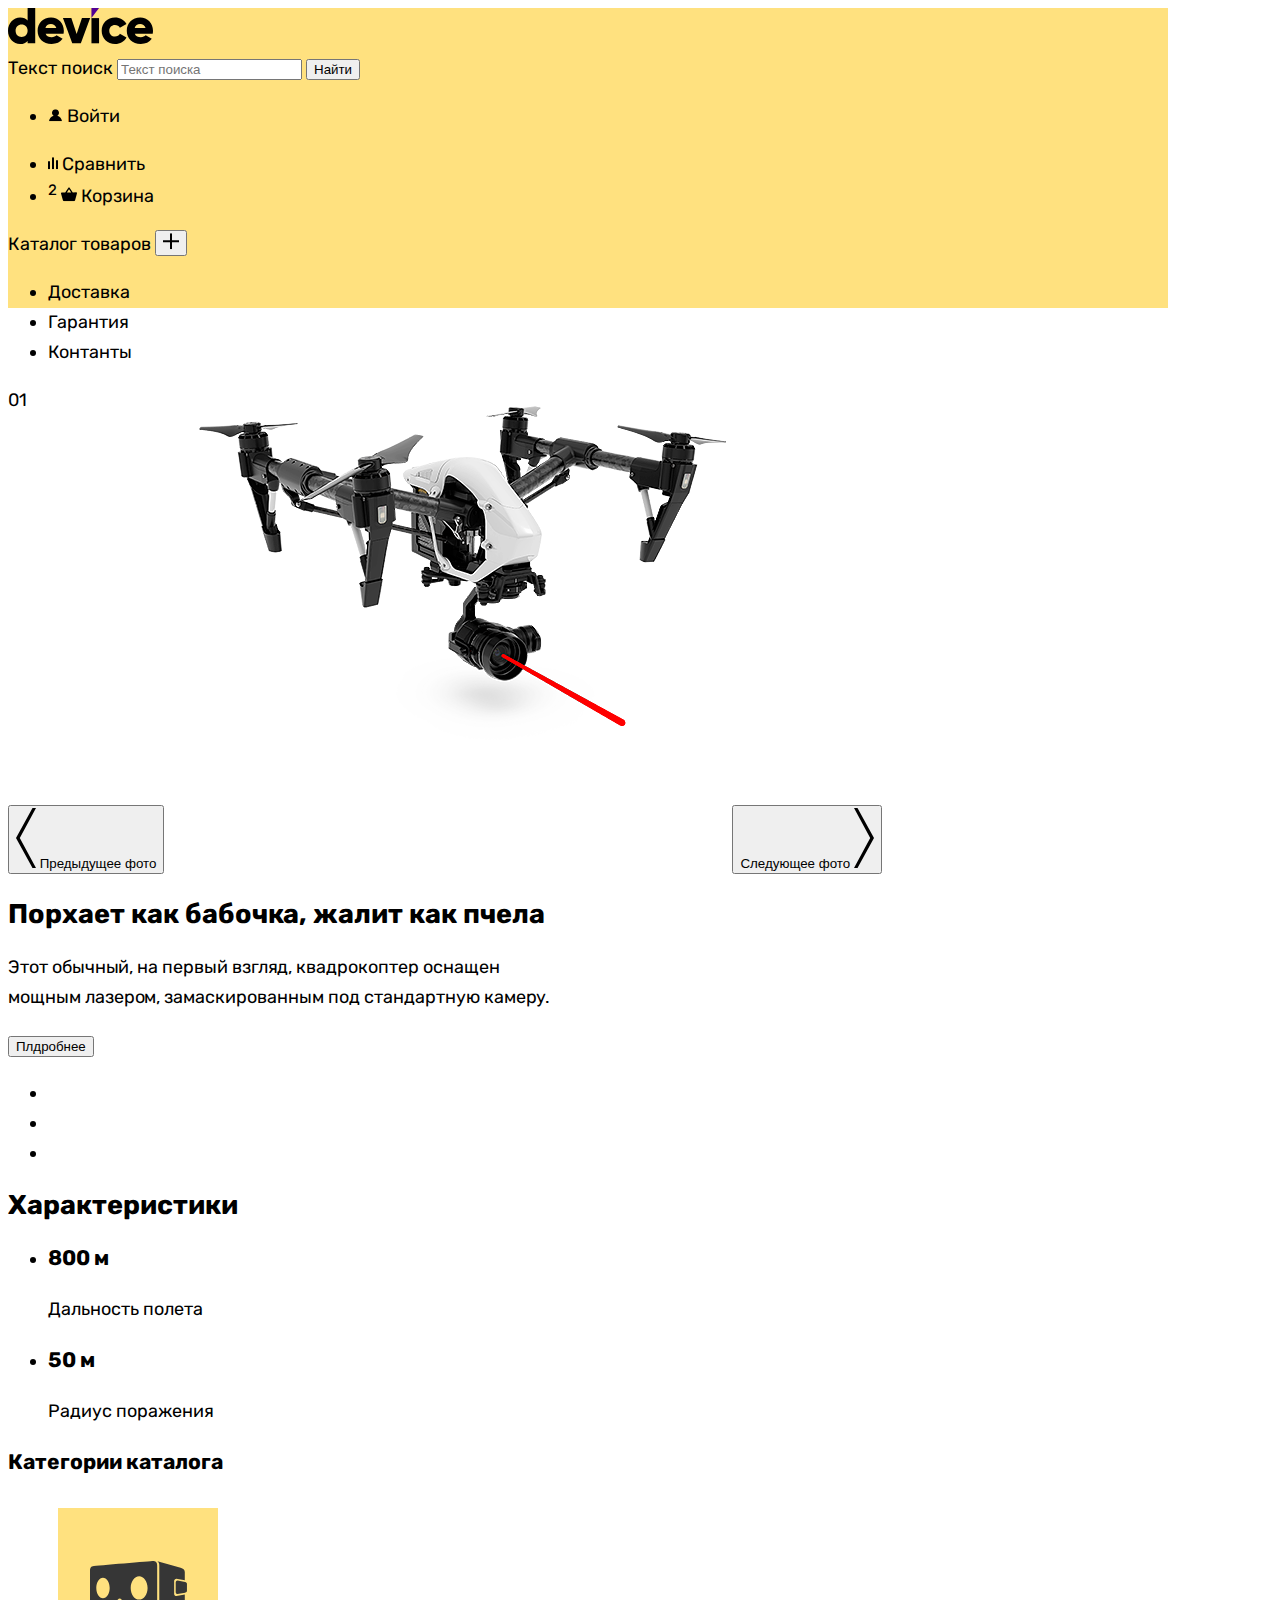
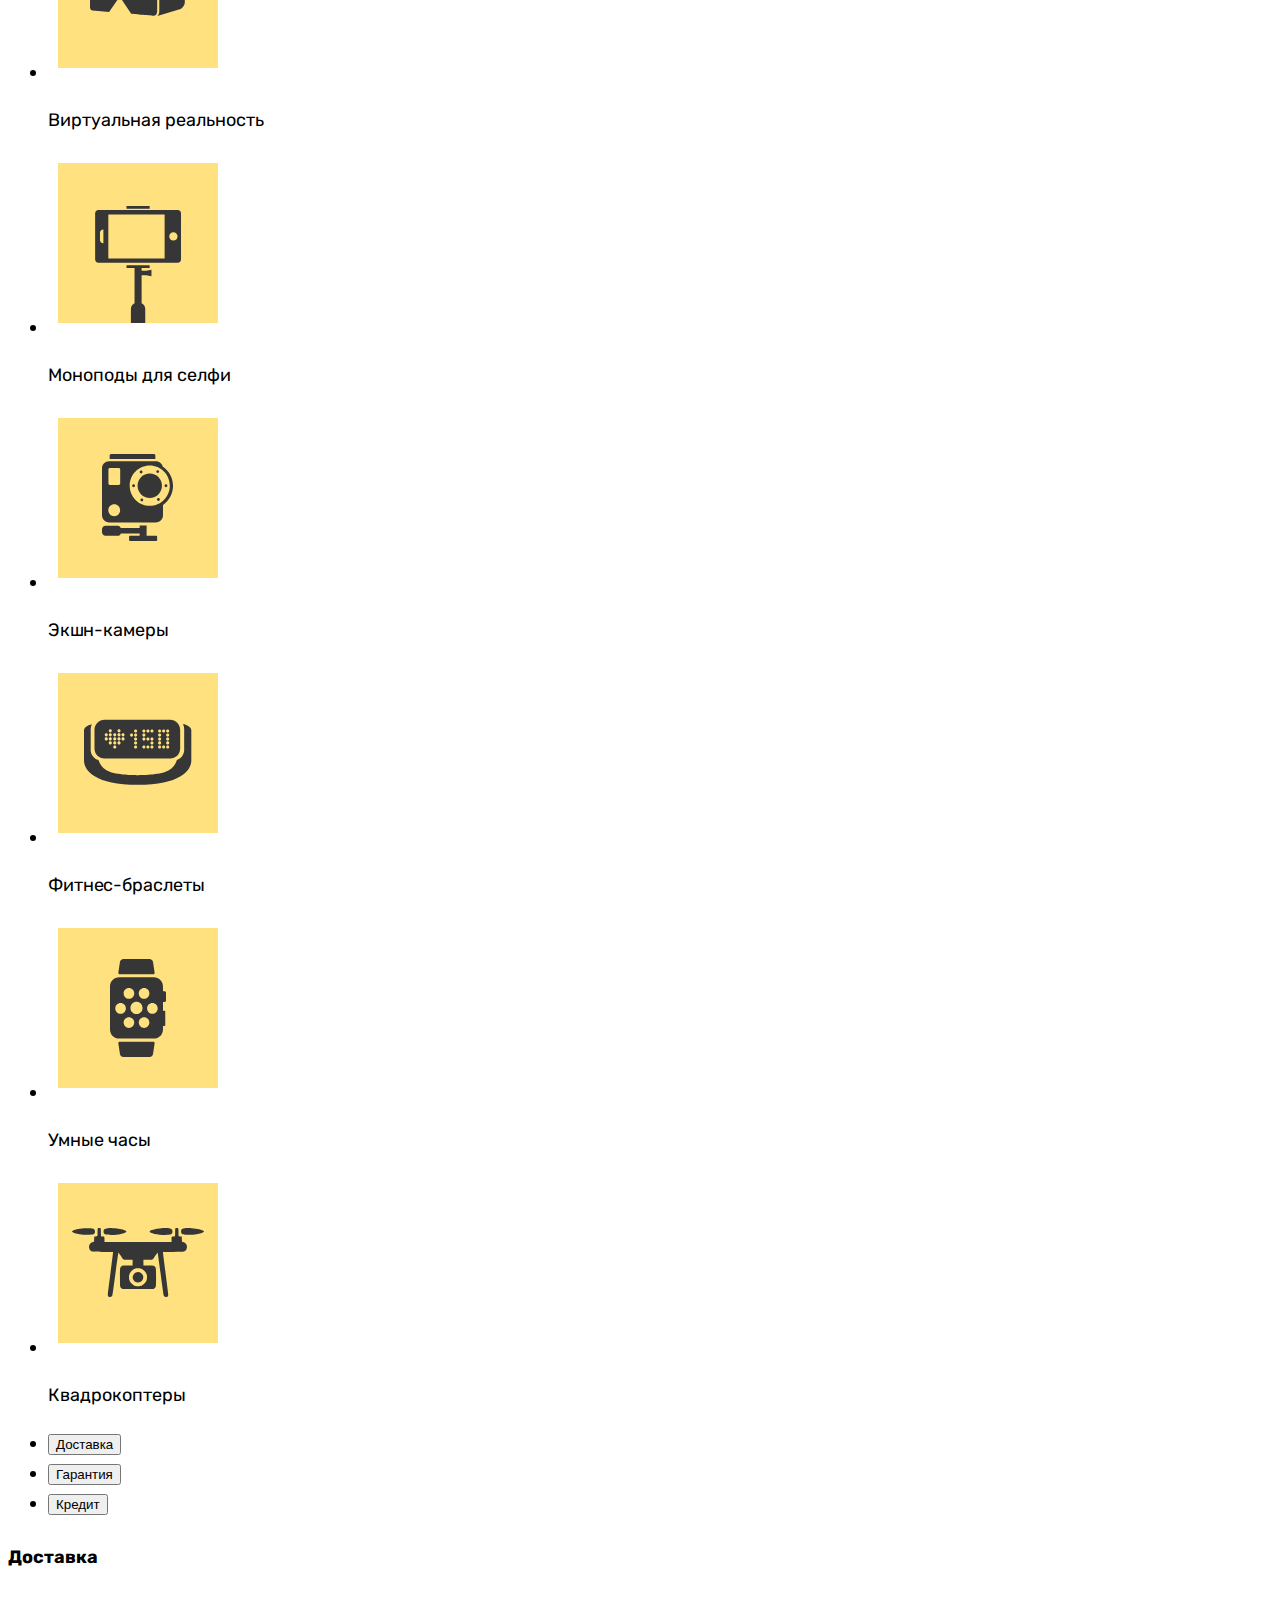
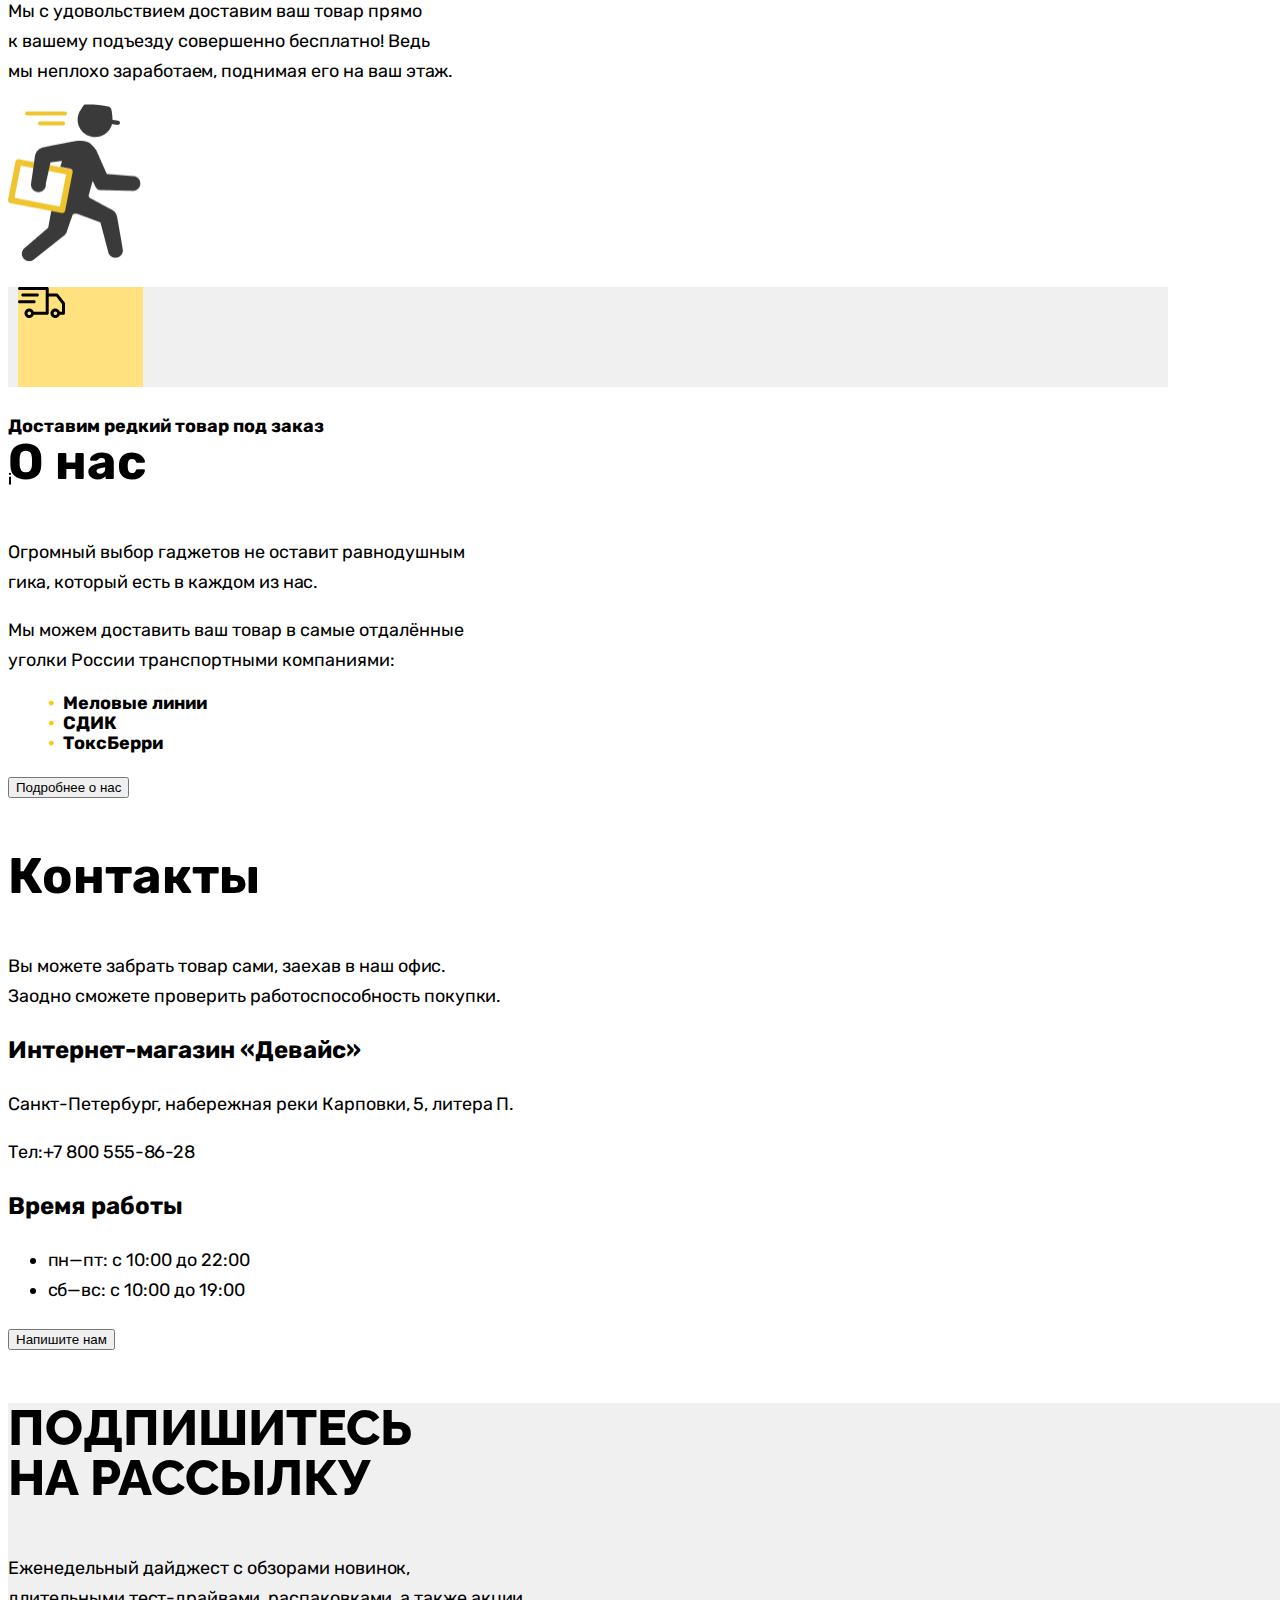
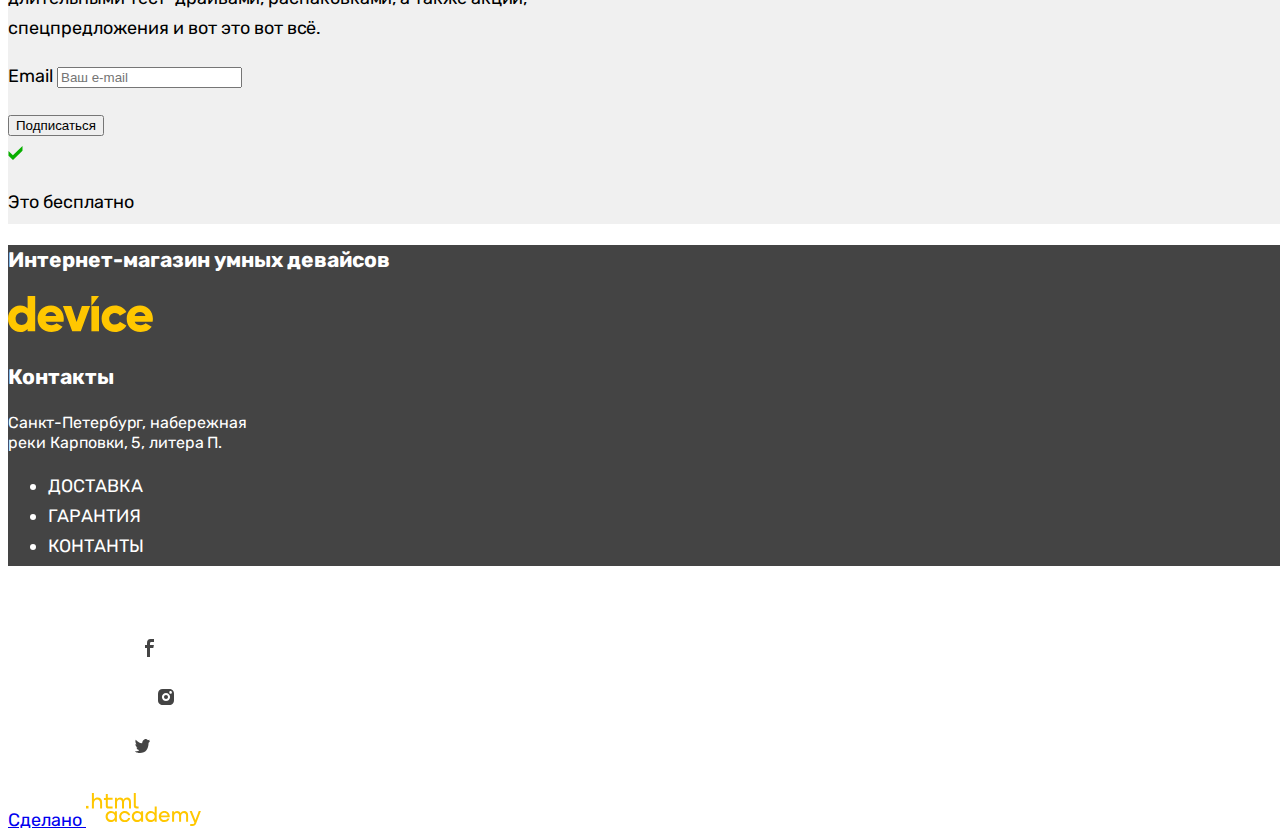
<file: index.html>
<!DOCTYPE html>
<html lang="ru">
<head>
    <meta charset="UTF-8">
    <!-- <meta name="viewport" content="width=device-width, initial-scale=1.0"> -->
    <title>Интернет-магазин Device</title>
    <link rel="stylesheet" href="/styles.css">
</head>
<body>
  <!-- Навигация 1-->

    <header class ="page-header">
      <nav class = "navigation-block">
         <!-- <span class="visually-hidden">Интернет-магазин умных девайсов</span> -->
        <img class="logo" src="/device/image/logo/logo.svg" width="145" height="36" alt="Интернет-магазин умных девайсов Девайс">
        <form class ="search-form" action="#" method="get">
          <label class = "search-field field">
            <span class="visually-hidden">Текст поиск</span>
          <input class= "field-input" name="search" placeholder="Текст поиска" type="search">
        </label>
          <button class="search-button button" type="submit">Найти</button>
        </form>
          <ul class = "navigation-list">
            <li class = "navigation-item">
              <a class="navigation-link" href ="#"> 
                <img src="/device/image/icons/person.svg" alt="Личный кабинет">
              <span class="registration">Войти</span>
            </a>
            </li>
          </ul>
            <ul class="additional-menu">
              <li>
                <a class="icon-button" href ="#">
                <img src="/device/image/icons/sort.svg" alt="Сравнить товары">
                <span class="sort">Сравнить</span>
              </a>
            </li>
              <li><a class="icon-button" href ="#">
                <span class="con-button-counter"><sup>2</sup></span>
                <img src="/device/image/icons/basket.svg" alt="Корзина товаров">
                <span class="basket">Корзина</span>
              </a>
            </li>
          </ul>
<!-- Навигация 2 -->
          <form class ="catalog-form" action="#" method="get">
            <label class = "catalog-field field">
              <span class="catalog-title">Каталог товаров</span>
            <!-- <input class= "field-input-catalog" name="catalog" placeholder="КАТАЛОГ ТОВАРОВ" type="button"> -->
          </label>
            <button class="catalog-button button" type="submit">
              <img src="/device/image/icons/plus.svg" alt="Каталог товаров">
            </button>
          </form>
            <ul class="navigation-lists">
              <li class="navigation-items">
                <a class="navigation-links" href="#">
                  <span class="nav">Доставка</span> 
                </a>
              </li>
              <li class="navigation-items">
                <a class="navigation-links" href="#"> 
                  <span class="nav">Гарантия</span>   
                </a>

              </li>
              <li class="navigation-items">
                <a class="navigation-links" href="#">Контанты</a>
              </li>
            </ul>
            <span>01</span>
      </nav>
    </header>

    <main class="main-index">
<!-- секция 1 -->
      <section class="slider">
        <button class="slider-button slider-prev" type="button">
          <img src="/device/image/icons/forward.svg" alt="Предыдущее фото">
          <span class="visually-hidden">Предыдущее фото</span>
        </button>
        <img class="slider-image" src="/device/image/catalog/slider-1.png" width="560" height="560" alt="Фото-товары">
        <button class="slider-button slider-next" type="button">
          <span class="visually-hidden">Следующее фото</span>
          <img src="/device/image/icons/back.svg" alt="Следующее фото">
        </button>
        
          <h2 class="slider-header">Порхает как бабочка, жалит как пчела</h2>
          <p>Этот обычный, на первый взгляд, квадрокоптер оснащен<br>
            мощным лазером, замаскированным под стандартную камеру.
          </p>
          <button type="submit">Плдробнее</button>
          <ul class="pagination">
            <li class="pagination-item">
              <a class="pagination-link"></a>
            </li>
            <li class="pagination-item">
              <a class="pagination-link"></a>
            </li>
            <li class="pagination-item">
              <a class="pagination-link"></a>
            </li>
          </ul>
        </section>
      <section class="characteristic">
        <h2 class="visually-hidden">Характеристики</h2>
        <ul class="characteristic-list">
          <li class="characteristic-item">
            <h3 class="characteristic-title">800 м</h3>
            <p class="characteristic-description">Дальность полета</p>
          </li>
          <li class="characteristic-item">
            <h3 class="characteristic-title">50 м</h3>
            <p class="characteristic-description">Радиус поражения</p>
          </li>
        </ul>
      </section>

      <section class="categories">
        <h3 class="visually-hidden">Категории каталога</h3>
        <ul class="categories-list">
          <li class="categories-item">
            <img class="categories-icon" src="/device/image/icons/virtual-reality.svg" alt="Виртуальная реальность">
            <p class="categories-description">Виртуальная реальность</p>
          </li>
          <li class="categories-item">
            <img class="categories-icon" src="/device/image/icons/selfie.svg" alt="Моноподы для селфи">
            <p class="categories-description">Моноподы для селфи</p>
          </li>
          <li class="categories-item">
            <img class="categories-icon" src="/device/image/icons/camera.svg" alt="Экшн-камеры">
            <p class="categories-description">Экшн-камеры</p>
          </li>
          <li class="categories-item">
            <img class="categories-icon" src="/device/image/icons/fitness.svg" alt="Фитнес-браслеты">
            <p class="categories-description">Фитнес-браслеты</p>
          </li>
          <li class="categories-item">
            <img class="categories-icon" src="/device/image/icons/watch.svg" alt="Умные часы">
            <p class="categories-description">Умные часы</p>
          </li>
          <li class="categories-item">
            <img class="categories-icon" src="/device/image/icons/quadcopters.svg" alt="Квадрокоптеры">
            <p class="categories-description">Квадрокоптеры</p>
          </li>
        </ul>
      </section>

      <section class="delivery">

        <div class="delivery-block">
        <ul class="delivery-list">
          <li class="delivery-item">
            <button class="delivery-button">Доставка</button>
          </li>
          <li class="delivery-item">
            <button class="delivery-button">Гарантия</button>
          </li>
          <li class="delivery-item">
            <button class="delivery-button">Кредит</button>
          </li>
        </ul>

        <h4 class="delivery-header">Доставка</h4>
        <p class="delivery-text">Мы с удовольствием доставим ваш товар прямо<br>
          к вашему подъезду совершенно бесплатно! Ведь<br>
          мы неплохо заработаем, поднимая его на ваш этаж.</p>
          <img src="/device/image/icons/delivery.png" width="136" height="164" alt="Иконка доставщика">
      </div>

      <div class="rare-item">
        <div class="icon-item">
          <img src="/device/image/icons/car.svg" alt="Информация">
        </div>
        <h4>Доставим редкий товар под заказ</h4>
        <div class="information-icon">
        <img src="/device/image/icons/information.svg" width="4" height="14" alt="Иконка справки">
        </div>
      </div>
      </section>

  <section class="about-contacts">
    <div class="about">
      <h3 class="about-title">О нас</h3>
      <p class="about-text">Огромный выбор гаджетов не оставит равнодушным<br>
         гика, который есть в каждом из нас.
      </p>
      <p class="about-text"> Мы можем доставить ваш товар в самые отдалённые <br>
         уголки России транспортными компаниями:
        </p>
        <ul class="about-list">
          <li class="about-item">Меловые линии</li>
          <li class="about-item">СДИК</li>
          <li class="about-item">ТоксБерри</li>
        </ul>
        <button class="about-button" type="submit">Подробнее о нас</button>
    </div>

    <div class="contacts">
      <h3 class="contacts-title">Контакты</h3>
      <p>Вы можете забрать товар сами, заехав в наш офис.<br>
        Заодно сможете проверить работоспособность покупки.
      </p>
      <h3 class="contacts-subtitle">Интернет-магазин «Девайс»</h3>
      <address class="contacts-address">
        <p class="contacts-address-text">Санкт-Петербург, набережная реки Карповки, 5, литера П.</p>
        <a class="contacts-phone" href="tel:88128121212">Тел:+7 800 555-86-28</a>
      </address>

      <h3 class="contacts-subtitle">Время работы</h3>
      <ul class="contacts-schedule">
        <li class="contacts-schedule-item">пн—пт: с 10:00 до 22:00</li>
        <li class="contacts-schedule-item">сб—вс: с 10:00 до 19:00</li>
      </ul>
        <button class="contacts-button" type="submit">Напишите нам</button>
    </div>
  </section>

    <section class="subscription">
      <h3 class="subscription-title">Подпишитесь <br> на рассылку</h3>
      <p class="subscription-text">Еженедельный дайджест с обзорами новинок,<br>
        длительными тест-драйвами, распаковками, а также акции,<br>
         спецпредложения и вот это вот всё.
        </p>
        <form class="subscription-form" action="#" method="post">
          <p class="subscription-email">
            <label class="visually-hidden" for="subscription-email">Email</label>
            <input class="field"  placeholder="Ваш e-mail" type="email" name="subscription-email" id="subscription-email" required>
          </p>
          <button class="button subscription-button" type="submit">
            <span class="visually-hidden">Подписаться</span>
          </button>
        </form>
        <img class="check-img" src="/device/image/icons/V.svg" alt="Галочка">
        <p>Это бесплатно</p>
    </section>
    </main>
    
    <footer class="page-footer">
      <h3 class="visually-hidden">Интернет-магазин умных девайсов</h3>
        <img class="footer-logo" src="/device/image/logo/yellow.svg" width="145" height="36" alt="Интернет-магазин умных девайсов Девайс">
      <section class="footer-contacts">
        <h3 class="visually-hidden">Контакты</h3>
        <address class="footer-contacts-address">
          <p class="address-text">Санкт-Петербург, набережная <br> реки Карповки, 5, литера П.</p>
        </address>
        <ul class="navigation-lists">
          <li class="navigation-items">
            <a class="links-footer" href="#">Доставка</a>
          </li>
          <li class="navigation-items">
            <a class="links-footer" href="#">Гарантия</a>

          </li>
          <li class="navigation-items">
            <a class="links-footer" href="#">Контанты</a>
          </li>
        </ul>
        <address class="footer-contacts-phone">
          <a class="footer-contacts-address-phone" href="tel:+78005558628">Тел:+7 800 555-86-28</a>
        </address>
      </section>
      <section class="footer-social">
        <ul class="footer-social-list">
          <li class="footer-social-item">
            <a class="button-social" href="#">
              <span class="visually-hidden">facebook</span>
              <img src="/device/image/icons/facebook.svg" alt="Фейсбук">
            </a>
          </li>
          <li class="footer-social-item">
            <a class="button-social" href="#">
              <span class="visually-hidden">Инстаграм</span>
              <img src="/device/image/icons/instagram.svg" alt="Инстаграм">
            </a>
          </li>
          <li class="footer-social-item">
            <a class="button-social" href="#">
              <span class="visually-hidden">Твиттер</span>
              <img src="/device/image/icons/twitter.svg" alt="Твиттер">
            </a>
          </li>
        </ul>
        <a href="#">
          <span class="">Сделано</span>
          <img src="device/image/logo/htmlacademy.svg" alt="Логотип"></a>
      </section>
    </footer>
</body>
</html>
</file>
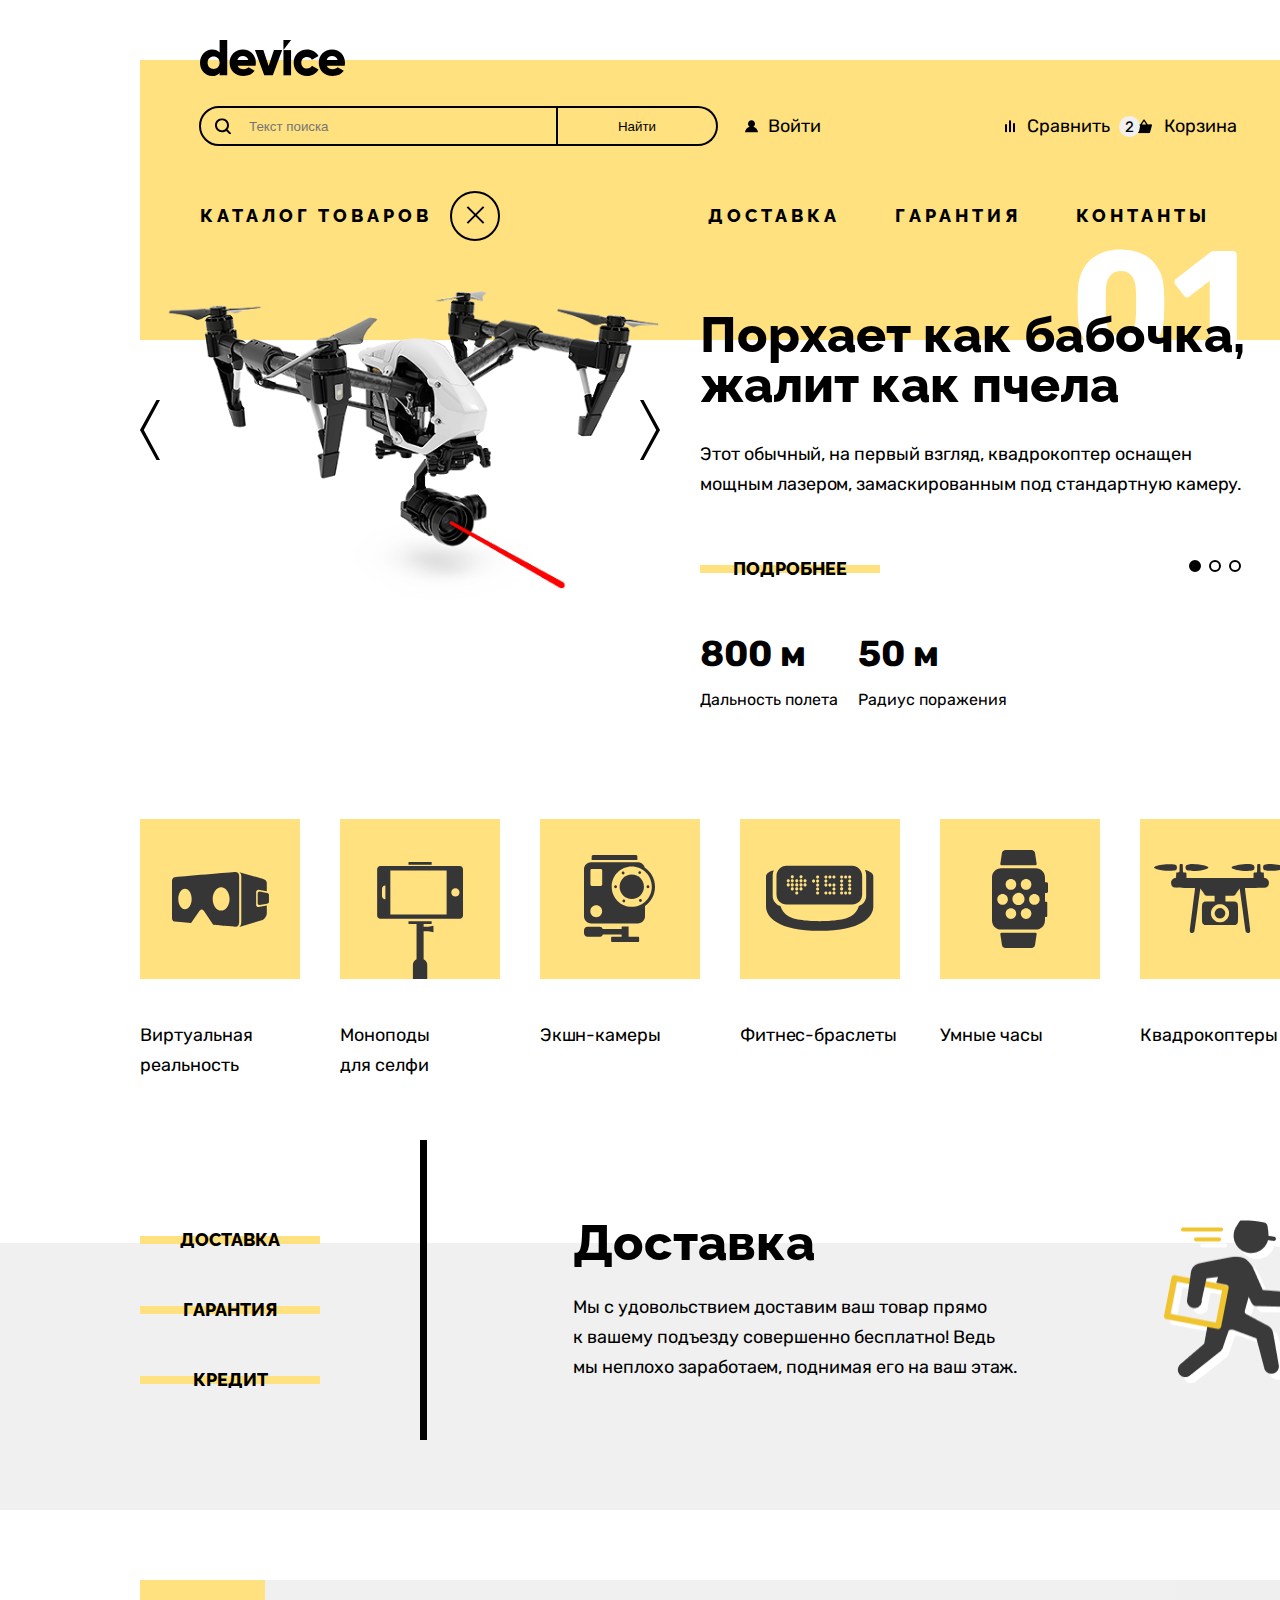
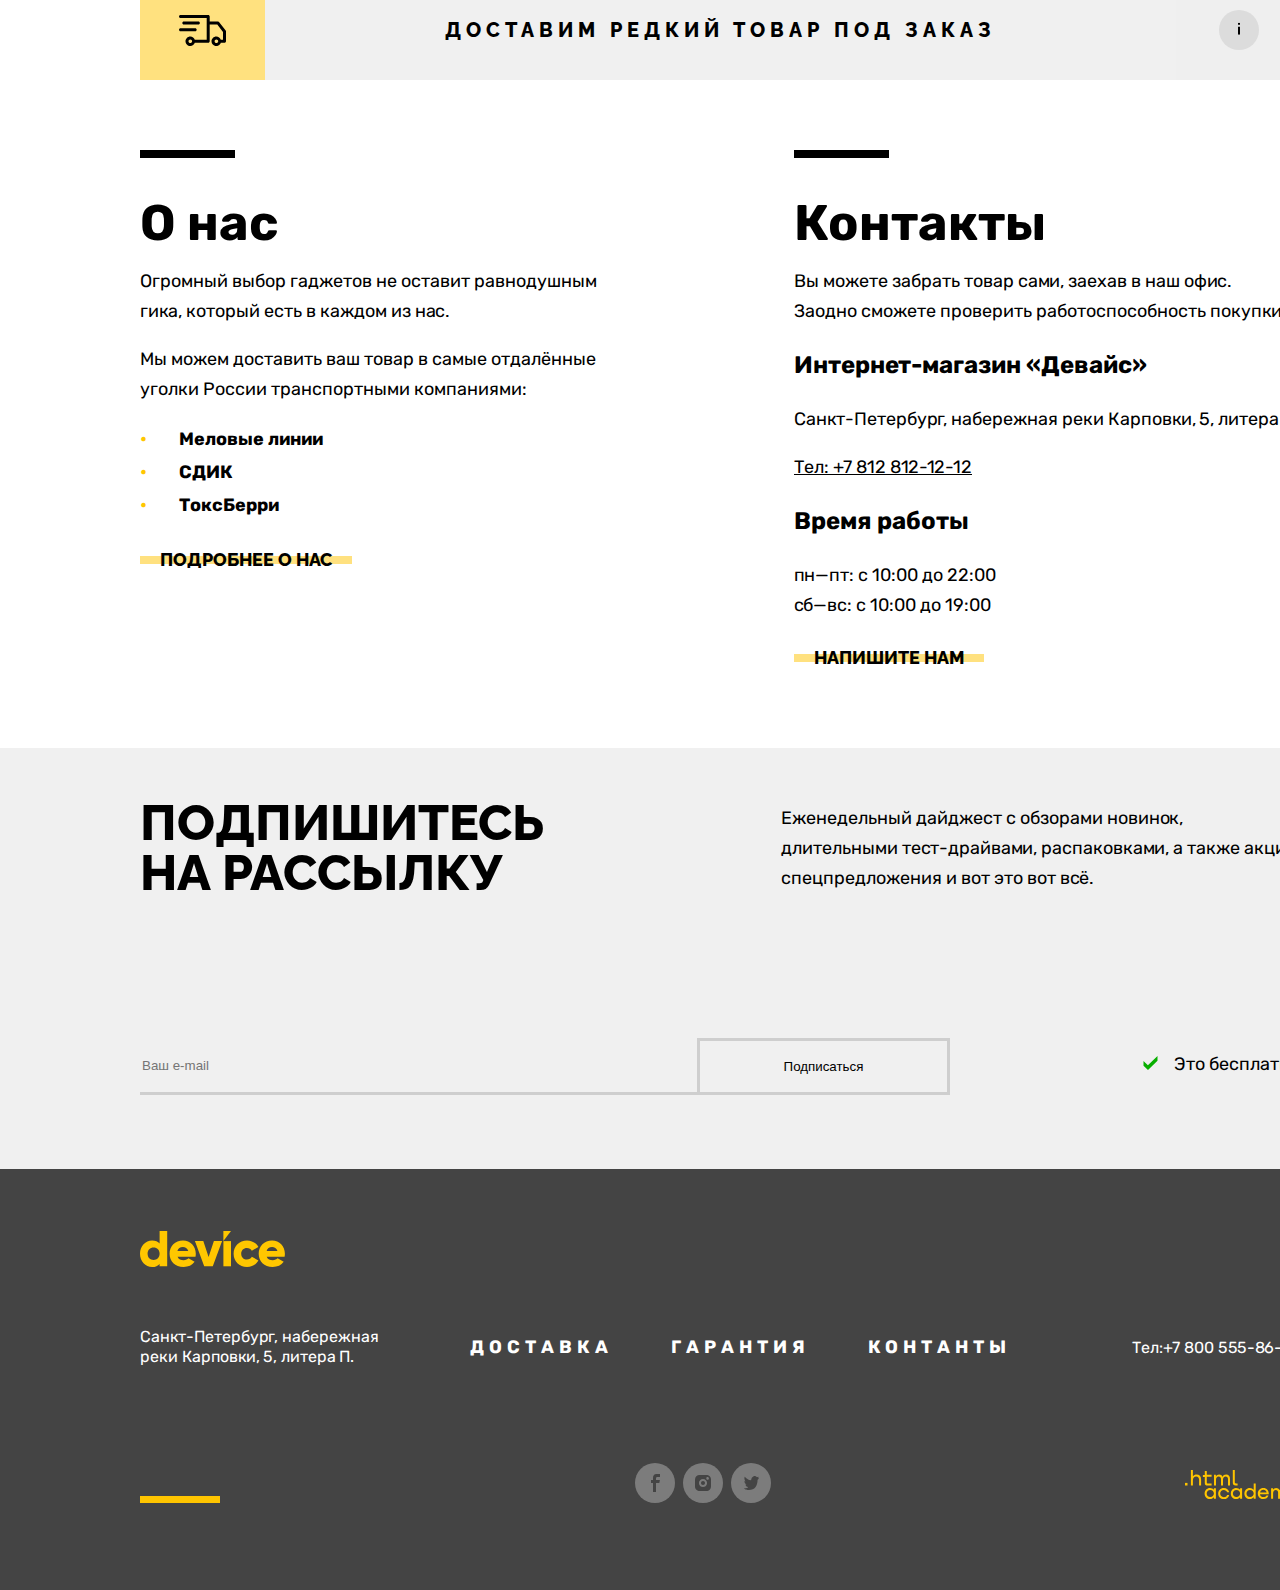
<file: device/HTML/index.html>
<!DOCTYPE html>
<html lang="ru">
<head>
    <meta charset="UTF-8">
    <!-- <meta name="viewport" content="width=device-width, initial-scale=1.0"> -->
    <title>Интернет-магазин Device</title>
    <link rel="stylesheet" href="/device/CSS/styles.css">
</head>
<body>
  <!-- Навигация 1-->

    <header class ="page-header">
      <nav class="navigation-block">
         <span class="visually-hidden">Интернет-магазин умных девайсов</span>
         <svg class="logo" aria-hidden="true" focusable="false" width="145" height="36" viewBox="0 0 145 36" xmlns="http://www.w3.org/2000/svg">
          <path d="M27.2188 0V35.3H19.6135V32.9C17.9124 34.8 15.5107 36 12.1084 36C5.5038 36 0 30.2 0 22.7C0 15.2 5.5038 9.4 12.1084 9.4C15.5107 9.4 18.0124 10.6 19.6135 12.5V0H27.2188ZM19.6135 22.7C19.6135 18.9 17.1118 16.5 13.6094 16.5C10.107 16.5 7.60524 18.9 7.60524 22.7C7.60524 26.5 10.107 28.9 13.6094 28.9C17.1118 28.8 19.6135 26.5 19.6135 22.7Z"/>
          <path d="M43.7298 29.1999C45.8313 29.1999 47.5325 28.3999 48.5332 27.2999L54.6374 30.7999C52.1356 34.1999 48.4331 35.9999 43.6298 35.9999C35.0238 35.9999 29.6201 30.1999 29.6201 22.6999C29.6201 15.1999 35.0238 9.3999 43.0294 9.3999C50.4345 9.3999 55.8382 15.0999 55.8382 22.6999C55.8382 23.7999 55.7381 24.7999 55.538 25.6999H37.6256C38.6263 28.2999 40.9279 29.1999 43.7298 29.1999ZM48.333 20.0999C47.5325 17.1999 45.2309 16.0999 42.9293 16.0999C40.0273 16.0999 38.126 17.4999 37.4255 20.0999H48.333Z"/>
          <path d="M82.1563 10.1001L72.8499 35.3001H64.2439L54.9375 10.1001H63.3433L68.647 26.1001L73.9506 10.1001C73.9506 10.1001 82.1563 10.1001 82.1563 10.1001Z"/>
          <path d="M83.458 10.1001H91.0633V35.3001H83.458V10.1001Z"/>
          <path d="M93.665 22.6999C93.665 15.1999 99.369 9.3999 107.074 9.3999C111.978 9.3999 116.281 11.9999 118.482 15.8999L111.878 19.6999C110.977 17.8999 109.176 16.8999 106.974 16.8999C103.672 16.8999 101.27 19.2999 101.27 22.6999C101.27 26.1999 103.672 28.4999 106.974 28.4999C109.176 28.4999 111.077 27.3999 111.878 25.6999L118.482 29.4999C116.381 33.3999 112.078 35.9999 107.074 35.9999C99.369 35.9999 93.665 30.1999 93.665 22.6999Z"/>
          <path d="M132.892 29.1999C134.993 29.1999 136.695 28.3999 137.695 27.2999L143.799 30.7999C141.298 34.1999 137.595 35.9999 132.792 35.9999C124.186 35.9999 118.782 30.1999 118.782 22.6999C118.782 15.1999 124.286 9.3999 132.191 9.3999C139.597 9.3999 145 15.0999 145 22.6999C145 23.7999 144.9 24.7999 144.7 25.6999H126.788C127.788 28.2999 130.09 29.1999 132.892 29.1999ZM137.595 20.0999C136.795 17.1999 134.493 16.0999 132.191 16.0999C129.289 16.0999 127.388 17.4999 126.688 20.0999H137.595Z"/>
          <path d="M83.458 0V10.1L91.0633 0H83.458Z"/>
          </svg>
         <div class="navigation-user">
        <form class ="search-form" action="#" method="get">
          <label class = "search-field field">
            <span class="visually-hidden">Поиск по сайту</span>
          <input class= "field-input" name="search" placeholder ="Текст поиска" type="search">
          <img class="icon-search" src="/device/image/icons/search.svg">
        </label>
          <button class="search-button" type="submit">Найти</button>
        </form>
          <ul class = "navigation-list">
            <li class = "navigation-item">
              <a class="navigation-link" href ="#">
                <svg class="img-person" aria-hidden="true" focusable="false" width="15" height="13" viewBox="0 0 15 13" xmlns="http://www.w3.org/2000/svg">
                  <g clip-path="url(#clip0_11518_3288)">
                  <path d="M1 12.3569H14C13.8 9.75693 11.9 7.55693 9.3 6.85693C10.3 6.25693 11 5.15693 11 3.85693C11 1.95693 9.4 0.356934 7.5 0.356934C5.6 0.356934 4 1.95693 4 3.85693C4 5.15693 4.7 6.25693 5.7 6.85693C3.1 7.55693 1.2 9.75693 1 12.3569Z"/>
                  </g>
                  </svg>
              <span class="registration">Войти</span>
            </a>
            </li>
          </ul>
            <ul class="additional-menu">
              <li class="additional-item">
                <a class="icon-button" href ="#">
                <img class="sort-icon" src="/device/image/icons/sort.svg" alt="Сравнить товары">
                <span class="sort">Сравнить</span>
              </a>
            </li>
              <li class="additional-item">
                <a class="icon-button basket" href ="#">
                <span class="icon-button-counter"><sup>2</sup></span>
                <img class="basket-icon" src="/device/image/icons/basket.svg" alt="Корзина товаров">
                <span class="basket">Корзина</span>
              </a>
              <!-- поповер -->
              <div class="popover-basket popover-cart-basket">
                <div class="popover-basket-content">
                  <ul class="cart-item-list">
                    <li class="cart-item">
                      <img class="img-basket" src="/device/image/catalog/amateur selfie.jpg" width="39" height="43">
                      <p class="cart-item-title">Любительская селфи-палка</p>
                      <button class="popover-close-button button-close button-light">
                        <svg class="close-basket" width="10" height="11" viewBox="0 0 10 11" xmlns="http://www.w3.org/2000/svg">
                          <path d="M10 1.68692L9.09091 0.777832L5 4.86874L0.909091 0.777832L0 1.68692L4.09091 5.77783L0 9.86874L0.909091 10.7778L5 6.68692L9.09091 10.7778L10 9.86874L5.90909 5.77783L10 1.68692Z"/>
                          </svg>
                        <span class="visually-hidden">Закрыть</span>
                      </button>
                    </li>
                    <li class="cart-item">
                      <img  class="img-basket" src="/device/image/catalog/professional selfie.jpg" width="39" height="43">
                      <p class="cart-item-title">Профессиональная селфи-палка</p>
                      <button class="popover-close-button button-close button-light">
                        <svg class="close-basket" width="10" height="11" viewBox="0 0 10 11" xmlns="http://www.w3.org/2000/svg">
                          <path d="M10 1.68692L9.09091 0.777832L5 4.86874L0.909091 0.777832L0 1.68692L4.09091 5.77783L0 9.86874L0.909091 10.7778L5 6.68692L9.09091 10.7778L10 9.86874L5.90909 5.77783L10 1.68692Z"/>
                          </svg>
                        <span class="visually-hidden">Закрыть</span>
                      </button>
                    </li>
                    <li class="cart-item quantity">
                      <p class="quantity-cart-basket">Товаров:<span>2</span></p>
                      <p class="price-cart-basket">Сумма:<span class="total-cart-basket">1 500 ₽</span></p>
                    </li>
                    <li class="cart-item active">
                      <button class="cart-item-button">
                        <span class="button-name">Открыть карзину </span>
                      </button>
                    </li>

                  </ul>
                </div>
              </div>
            </li>
          </ul>
        </div>

<!-- Навигация 2 -->

          <ul class="catalog-navigation">
            <ul class="nav-item navigation-slide">
              <a class="nav-link" href="">Каталог товаров</a>
              <button class="catalog-button" type="button"></button>

              <!-- выплывающее окно -->

              <div class="dropdown-content">
                <div class="flex-content">
              <ul class="dropdown">
               <li class="menu-item"><a class="menu-link" href="#">Виртуальная реальность</a></li>
                <li class="menu-item"><a class="menu-link" href="#">Моноподы и селфи</a></li>
                <li class="menu-item"><a class="menu-link" href="#">Экшн-камеры</a>
                </li>
              </ul>
                <ul class="dropdown">
                  <li class="menu-item"><a class="menu-link" href="#">Фитнес-браслеты</a></li>
                  <li class="menu-item"><a class="menu-link" href="#" >Умные часы</a></li>
                </ul>
                <ul class="dropdown">
                 <li class="menu-item"><a class="menu-link" href="#">Квадрокоптеры</a></li>
                </ul>
              </div>
              </div>
            </ul>

            <ul class="navigation-items">
              <li class="navigation-items-links">
                <a class="navigation-links" href="#"><span>Доставка</span> </a>
              </li>
              <li  class="navigation-items-links">
                <a class="navigation-links" href="#"><span>Гарантия</span></a>
              </li>
              <li  class="navigation-items-links">
                <a class="navigation-links" href="#"><span>Контанты</span></a>
              </li>
            </ul>
            </ul>
      </nav>
    </header>

    <main class="main-conteiner main-index">
<!-- секция 1 -->
      <section class="slider">
        <div class="slider-wrapper">
          <span class="slider-page">01</span>
      <img class="slider-image" src="/device/image/catalog/slider-1.png" width="520" height="520" alt="Фото-товары">
      <div class="slider-controls">
      <button class="slider-button slider-next" type="button">
        <span class="visually-hidden">Следующее фото</span>
      </button>
      <button class="slider-button slider-prev" type="button">
        <span class="visually-hidden">Предыдущее фото</span>
      </button>
    </div>
  </div>

          <div class="slider-text">
          <h2 class="slider-header">Порхает как бабочка, жалит как пчела</h2>
          <p class="slider-description">Этот обычный, на первый взгляд, квадрокоптер оснащен<br>
            мощным лазером, замаскированным под стандартную камеру.
          </p>

          <div class="pagination-block-button">
          <ol class="slider-pagination">
            <li class="slider-pagination-item">
              <button class="slider-pagination-button slider-pagination-button-current" type="button">
                <span class="visually-hidden">1 фото</span>
              </button>
            </li>
            <li class="slider-pagination-item">
              <button class="slider-pagination-button" type="button">
                <span class="visually-hidden">2 фото</span>
              </button>
            </li>
            <li class="slider-pagination-item">
              <button class="slider-pagination-button" type="button">
                <span class="visually-hidden">3 фото</span>
              </button>
            </li>
          </ol>
          <button class="button button-slide" type="submit">Подробнее</button>
        </div>

        <h2 class="visually-hidden">Характеристики</h2>
        <ul class="characteristic-list">
          <li class="characteristic-item">
            <h3 class="characteristic-title">800 м</h3>
            <p class="characteristic-description">Дальность полета</p>
          </li>
          <li class="characteristic-item">
            <h3 class="characteristic-title">50 м</h3>
            <p class="characteristic-description">Радиус поражения</p>
          </li>
        </ul>
      </div>

      <div class="visually-hidden slider-wrapper">
        <span class="slider-page">02</span>
        <img class="slider-image" src="/device/image/catalog/slider-2.png" width="520" height="520" alt="Фото-товары">
        <div class="slider-controls">
        <button class="slider-button slider-next" type="button">
          <span class="visually-hidden">Следующее фото</span>
        </button>
        <button class="slider-button slider-prev" type="button">
          <span class="visually-hidden">Предыдущее фото</span>
        </button>
      </div>
    </div>

            <div class="visually-hidden slider-text">
            <h2 class="slider-header">Худеем <br>правильно!</h2>
            <p class="slider-description">Мотивирующие фитнес-браслеты помогут найти в себе силы не пропускать занятия и соблюдать диету.
            </p>

            <div class="pagination-block-button">
            <ol class="slider-pagination">
              <li class="slider-pagination-item">
                <button class="slider-pagination-button slider-pagination-button-current" type="button">
                  <span class="visually-hidden">1 фото</span>
                </button>
              </li>
              <li class="slider-pagination-item">
                <button class="slider-pagination-button" type="button">
                  <span class="visually-hidden">2 фото</span>
                </button>
              </li>
              <li class="slider-pagination-item">
                <button class="slider-pagination-button" type="button">
                  <span class="visually-hidden">3 фото</span>
                </button>
              </li>
            </ol>
            <button class="button" type="submit">Подробнее</button>
          </div>

          <h2 class="visually-hidden">Характеристики</h2>
          <ul class="characteristic-list">
            <li class="characteristic-item">
              <h3 class="characteristic-title">48 часов</h3>
              <p class="characteristic-description">Без подзарядки</p>
            </li>
          </ul>
        </div>

        <div class="visually-hidden slider-wrapper">
          <span class="slider-page">03</span>
          <img class="slider-image" src="/device/image/catalog/slider-3.png" width="520" height="520" alt="Фото-товары">
          <div class="slider-controls">
          <button class="slider-button slider-next" type="button">
            <span class="visually-hidden">Следующее фото</span>
          </button>
          <button class="slider-button slider-prev" type="button">
            <span class="visually-hidden">Предыдущее фото</span>
          </button>
        </div>
      </div>

              <div class="visually-hidden slider-text">
              <h2 class="slider-header">Порхает как бабочка, жалит как пчела</h2>
              <p class="slider-description">Самая длинная палка для селфи доступна в нашем магазине. Восемь (Восемь, Карл!) метров длиной и весом всего 5 кг.
              </p>

              <div class="pagination-block-button">
              <ol class="slider-pagination">
                <li class="slider-pagination-item">
                  <button class="slider-pagination-button slider-pagination-button-current" type="button">
                    <span class="visually-hidden">1 фото</span>
                  </button>
                </li>
                <li class="slider-pagination-item">
                  <button class="slider-pagination-button" type="button">
                    <span class="visually-hidden">2 фото</span>
                  </button>
                </li>
                <li class="slider-pagination-item">
                  <button class="slider-pagination-button" type="button">
                    <span class="visually-hidden">3 фото</span>
                  </button>
                </li>
              </ol>
              <button class="button" type="submit">Подробнее</button>
            </div>

            <h2 class="visually-hidden">Характеристики</h2>
            <ul class="characteristic-list">
              <li class="characteristic-item">
                <h3 class="characteristic-title">8,5 м</h3>
                <p class="characteristic-description">Длина палки</p>
              </li>
              <li class="characteristic-item">
                <h3 class="characteristic-title">5 кг</h3>
                <p class="characteristic-description">Вес палки</p>
              </li>
              <li class="characteristic-item">
                <h3 class="characteristic-title">Карбон</h3>
                <p class="characteristic-description">Материал</p>
              </li>
            </ul>
          </div>
      </section>
 <!-- секция 2-->
      <section class="categories">
        <h3 class="visually-hidden">Категории каталога</h3>
        <ul class="categories-list">
          <li class="categories-item">
            <img class="categories-icon" src="/device/image/icons/virtual-reality.svg" alt="Виртуальная реальность">
            <p class="categories-description">Виртуальная<br> реальность</p>
          </li>
          <li class="categories-item">
            <img class="categories-icon" src="/device/image/icons/selfie.svg" alt="Моноподы для селфи">
            <p class="categories-description">Моноподы<br>  для селфи</p>
          </li>
          <li class="categories-item">
            <img class="categories-icon" src="/device/image/icons/camera.svg" alt="Экшн-камеры">
            <p class="categories-description">Экшн-камеры</p>
          </li>
          <li class="categories-item">
            <img class="categories-icon" src="/device/image/icons/fitness.svg" alt="Фитнес-браслеты">
            <p class="categories-description">Фитнес-браслеты</p>
          </li>
          <li class="categories-item">
            <img class="categories-icon" src="/device/image/icons/watch.svg" alt="Умные часы">
            <p class="categories-description">Умные часы</p>
          </li>
          <li class="categories-item">
            <img class="categories-icon" src="/device/image/icons/quadcopters.svg" alt="Квадрокоптеры">
            <p class="categories-description">Квадрокоптеры</p>
          </li>
        </ul>
      </section>
      <!-- секция 3 -->
      <section class="delivery">
        <div class="backgraund-block">
        <div class="delivery-block">
        <ul class="delivery-list">
          <li class="delivery-item">
            <button class="delivery-button">Доставка</button>
          </li>
          <li class="delivery-item">
            <button class="delivery-button">Гарантия</button>
          </li>
          <li class="delivery-item">
            <button class="delivery-button">Кредит</button>
          </li>
        </ul>
        <div class="delivery-block-text">
        <h4 class="delivery-header">Доставка</h4>
        <p class="delivery-text">Мы с удовольствием доставим ваш товар прямо<br>
          к вашему подъезду совершенно бесплатно! Ведь<br>
          мы неплохо заработаем, поднимая его на ваш этаж.</p>
        </div>
          <img class="delivery-man" src="/device/image/icons/delivery.png" width="136" height="164" alt="Иконка доставщика">
        </div>
      </div>
    </section>
      <div class="rare-item">
        <div class="icon-item">
          <img class="rare-car" src="/device/image/icons/car.svg" alt="Информация">
        </div>
        <h4 class="rare-tatle">Доставим редкий товар под заказ</h4>
        <button class="information-icon" type="button">
        <div class="radius">
        <img class="information-img" src="/device/image/icons/information.svg" width="4" height="14" alt="Иконка справки">
      </div>
      </button>
      </div>

 <!-- секция 4 -->
  <section class="about-contacts">
    <div class="about">
      <hr class="line-contacts">
      <h3 class="about-title">О нас</h3>
      <p class="about-text">Огромный выбор гаджетов не оставит равнодушным<br>
         гика, который есть в каждом из нас.
      </p>
      <p class="about-text"> Мы можем доставить ваш товар в самые отдалённые <br>
         уголки России транспортными компаниями:
        </p>
        <ul class="about-list">
          <li class="about-item">Меловые линии</li>
          <li class="about-item">СДИК</li>
          <li class="about-item">ТоксБерри</li>
        </ul>
        <button class="button" type="submit">Подробнее о нас</button>
    </div>

    <div class="contacts">
      <hr class="line-contacts">
      <h3 class="contacts-title">Контакты</h3>
      <p>Вы можете забрать товар сами, заехав в наш офис.<br>
        Заодно сможете проверить работоспособность покупки.
      </p>
      <h3 class="contacts-subtitle">Интернет-магазин «Девайс»</h3>
      <address class="contacts-address">
        <p class="contacts-address-text">Санкт-Петербург, набережная реки Карповки, 5, литера П.</p>
        <a class="contacts-phone" href="tel:88128121212">Тел: +7 812 812-12-12</a>
      </address>

      <h3 class="contacts-subtitle">Время работы</h3>
      <ul class="contacts-schedule">
        <li class="contacts-schedule-item">пн—пт: с 10:00 до 22:00</li>
        <li class="contacts-schedule-item">сб—вс: с 10:00 до 19:00</li>
      </ul>
        <button class="button" type="submit">Напишите нам</button>
    </div>
  </section>
 <!-- секция 5 -->
    <section class="subscription">
      <div class="subscription-block_text">
      <h3 class="subscription-title">Подпишитесь <br> на рассылку</h3>
      <p class="subscription-text">Еженедельный дайджест с обзорами новинок,<br>
        длительными тест-драйвами, распаковками, а также акции,<br>
         спецпредложения и вот это вот всё.
        </p>
      </div>
      <div class="subscription-form_block">
        <form class="subscription-form" action="#" method="post">
          <p class="subscription-email">
            <label class="visually-hidden" for="subscription-email">Email</label>
            <input class="field-mail"  placeholder="Ваш e-mail" type="email" name="subscription-email" id="subscription-email" required>
          <button class="button-email subscription-button" type="submit">
            <span class="button-text">Подписаться</span>
          </button>
        </p>
        </form>
        <div class="check-block">
        <img class="check-img" src="/device/image/icons/V.svg" alt="Галочка">
        <p>Это бесплатно</p>
      </div>
      </div>
    </section>
    </main>
<!-- футер -->
    <footer class="page-footer">
      <h3 class="visually-hidden">Интернет-магазин умных девайсов</h3>
      <svg class="footer-logo" aria-hidden="true" focusable="false" width="145" height="36" viewBox="0 0 145 36" xmlns="http://www.w3.org/2000/svg">
        <path d="M27.2 0V35.3H19.6V32.9C17.9 34.8 15.5 36 12.1 36C5.5 36 0 30.2 0 22.7C0 15.2 5.5 9.4 12.1 9.4C15.5 9.4 18 10.6 19.6 12.5V0H27.2ZM19.6 22.7C19.6 18.9 17.1 16.5 13.6 16.5C10.1 16.5 7.6 18.9 7.6 22.7C7.6 26.5 10.1 28.9 13.6 28.9C17.1 28.8 19.6 26.5 19.6 22.7Z"/>
        <path d="M43.7 29.1999C45.8 29.1999 47.5 28.3999 48.5 27.2999L54.6 30.7999C52.1 34.1999 48.4 35.9999 43.6 35.9999C35 35.9999 29.6 30.1999 29.6 22.6999C29.6 15.1999 35 9.3999 43 9.3999C50.4 9.3999 55.8 15.0999 55.8 22.6999C55.8 23.7999 55.7 24.7999 55.5 25.6999H37.6C38.6 28.2999 40.9 29.1999 43.7 29.1999ZM48.3 20.0999C47.5 17.1999 45.2 16.0999 42.9 16.0999C40 16.0999 38.1 17.4999 37.4 20.0999H48.3Z"/>
        <path d="M82.1 10.1001L72.8 35.3001H64.2L54.9 10.1001H63.3L68.6 26.1001L73.9 10.1001C73.9 10.1001 82.1 10.1001 82.1 10.1001Z"/>
        <path d="M83.4 10.1001H91V35.3001H83.4V10.1001Z"/>
        <path d="M93.6 22.6999C93.6 15.1999 99.3 9.3999 107 9.3999C111.9 9.3999 116.2 11.9999 118.4 15.8999L111.8 19.6999C110.9 17.8999 109.1 16.8999 106.9 16.8999C103.6 16.8999 101.2 19.2999 101.2 22.6999C101.2 26.1999 103.6 28.4999 106.9 28.4999C109.1 28.4999 111 27.3999 111.8 25.6999L118.4 29.4999C116.3 33.3999 112 35.9999 107 35.9999C99.3 35.9999 93.6 30.1999 93.6 22.6999Z"/>
        <path d="M132.8 29.1999C134.9 29.1999 136.6 28.3999 137.6 27.2999L143.7 30.7999C141.2 34.1999 137.5 35.9999 132.7 35.9999C124.1 35.9999 118.7 30.1999 118.7 22.6999C118.7 15.1999 124.2 9.3999 132.1 9.3999C139.5 9.3999 144.9 15.0999 144.9 22.6999C144.9 23.7999 144.8 24.7999 144.6 25.6999H126.7C127.7 28.2999 130 29.1999 132.8 29.1999ZM137.5 20.0999C136.7 17.1999 134.4 16.0999 132.1 16.0999C129.2 16.0999 127.3 17.4999 126.6 20.0999H137.5Z"/>
        <path d="M83.4 0V10.1L91 0H83.4Z"/>
        </svg>
      <section class="footer-block">
        <div class="footer-contacts">
        <h3 class="visually-hidden">Контакты</h3>
        <address class="footer-address">
          <p class="address-text">Санкт-Петербург, набережная <br> реки Карповки, 5, литера П.</p>
        </address>
        <ul class="navigation-footer">
          <li class="navigation-items">
            <a class="links-footer" href="#">Доставка</a>
          </li>
          <li class="navigation-items">
            <a class="links-footer" href="#">Гарантия</a>
          </li>
          <li class="navigation-items">
            <a class="links-footer" href="#">Контанты</a>
          </li>
        </ul>
        <address class="footer-contacts-phone">
          <a class="footer-contacts-address-phone" href="tel:+78005558628">Тел:+7 800 555-86-28</a>
        </address>
      </div>
      </section>
      <section class="footer-social">
        <hr class="line">
        <ul class="footer-social-list">
          <li class="footer-social-item">
            <a class="button-social" href="#">
              <span class="visually-hidden">facebook</span>
              <svg width="40" aria-hidden="true" focusable="false" height="40" viewBox="0 0 40 40" xmlns="http://www.w3.org/2000/svg">
                <circle cx="20" cy="20" r="20" fill="white" fill-opacity="0.3"/>
                <path d="M22.5 14H25V11H21.6C18.8 11 18 12.7 18 15.2V17H16V20H18V29H21V20H24.3L24.9 17H21V15.5C21 14.7 21.3 14 22.5 14Z" fill="#444444"/>
                </svg>
            </a>
          </li>
          <li class="footer-social-item">
            <a class="button-social" href="#">
              <span class="visually-hidden">Инстаграм</span>
              <svg aria-hidden="true" focusable="false" width="40" height="40" viewBox="0 0 40 40" xmlns="http://www.w3.org/2000/svg">
                <circle cx="20" cy="20" r="20" fill="white" fill-opacity="0.3"/>
                <path d="M20 22C21.1046 22 22 21.1046 22 20C22 18.8954 21.1046 18 20 18C18.8954 18 18 18.8954 18 20C18 21.1046 18.8954 22 20 22Z" fill="#444444"/>
                <path d="M26.7 13.3C25.8 12.4 24.7 12 23.3 12H16.7C13.9 12 12 13.9 12 16.7V23.3C12 24.7 12.4 25.9 13.4 26.7C14.3 27.6 15.4 28 16.7 28H23.3C24.7 28 25.9 27.6 26.7 26.7C27.5 25.8 28 24.7 28 23.3V16.7C28 15.3 27.6 14.1 26.7 13.3ZM20 24.1C17.8 24.1 15.9 22.3 15.9 20C15.9 17.7 17.8 15.9 20 15.9C22.2 15.9 24.1 17.7 24.1 20C24.1 22.3 22.2 24.1 20 24.1ZM24.6 16.7C23.9 16.7 23.3 16.2 23.3 15.4C23.3 14.6 23.8 14.1 24.6 14.1C25.3 14.1 25.9 14.7 25.9 15.4C25.9 16.1 25.3 16.7 24.6 16.7Z" fill="#444444"/>
                </svg>
            </a>
          </li>
          <li class="footer-social-item">
            <a class="button-social" href="#">
              <span class="visually-hidden">Твиттер</span>
              <svg aria-hidden="true" focusable="false" width="40" height="40" viewBox="0 0 40 40" xmlns="http://www.w3.org/2000/svg">
                <circle cx="20" cy="20" r="20" fill="white" fill-opacity="0.3"/>
                <path d="M22.7 13.1551C24.2 12.6551 25.3 13.4551 25.9 14.2551C26.4 14.0551 27 13.8551 27.6 13.6551C27.6 14.4551 27.1 15.0551 26.8 15.2551C27.5 15.4551 28 14.8551 28 14.8551C27.9 15.7551 27.1 16.5551 26.6 16.7551C26.4 23.0551 23.8 27.1551 17.7 27.0551C17.2 27.0551 17.8 27.0551 17.3 27.0551C17 27.0551 13.6 26.6551 13 25.2551C15 25.4551 16.4 24.8551 17.1 24.1551C16.3 23.8551 14.7 23.7551 14.5 21.3551C14.8 21.5551 15 21.6551 15.6 21.5551C14.5 20.7551 13.3 20.0551 13.4 18.0551C13.7 18.3551 14.3 18.5551 14.6 18.4551C14 18.2551 12.8 15.3551 13.8 13.8551C15.4 15.5551 17.1 17.2551 20.1 17.3551C20.3 15.2551 21.1 13.8551 22.7 13.1551Z" fill="#444444"/>
                </svg>

            </a>
          </li>
        </ul>
        <a class="link-color" href="#">
          <span class="visually-hidden">Сделано</span>
          <svg aria-hidden="true" focusable="false" class="link-academy" width="115" height="33" viewBox="0 0 115 33" xmlns="http://www.w3.org/2000/svg">
            <path d="M0 12.9V15.5H2.5V12.9H0Z"/>
            <path d="M11.6 4.5C10 4.5 8.8 5.2 8 6.2H7.9V0H5.9V15.5H7.9V10.2C7.9 8.1 9.2 6.6 11.2 6.6C13 6.6 14.1 8 14.1 9.8V15.5H16.1V9.4C16.2 6.4 14.3 4.5 11.6 4.5Z" />
            <path d="M26.6 4.8H21.8V1.1H19.8V4.9H17.9V6.9H19.8V12.9C19.8 14.6 20.8 15.6 22.5 15.6H26.6V13.6H22.9C22.2 13.6 21.8 13.2 21.8 12.5V6.8H26.6V4.8Z" />
            <path d="M41.1 4.6C39.5 4.6 38.2 5.4 37.6 6.7H37.5C36.9 5.5 35.7 4.6 34.1 4.6C32.7 4.6 31.6 5.4 31 6.4H30.9V4.8H29V15.4H31V10C31 8 32 6.5 33.6 6.5C35.1 6.5 36 7.5 36 9.1V15.4H38V9.8C38 7.4 39.4 6.5 40.6 6.5C42.1 6.5 43 7.5 43 9.1V15.4H45V8.9C45.1 6.4 43.6 4.6 41.1 4.6Z" />
            <path d="M47.8 12.7C47.8 14.4 48.8 15.4 50.6 15.4H52.6V13.4H50.9C50.2 13.4 49.8 13 49.8 12.3V0H47.8V12.7Z" />
            <path d="M28.9 19.7C28 18.6 26.7 17.9 25 17.9C21.9 17.9 19.6 20.2 19.6 23.5C19.6 26.8 21.9 29.1 25 29.1C26.8 29.1 28 28.3 28.8 27.2H28.9V28.8H30.9V18.2H28.9V19.7ZM25.3 27.1C23.1 27.1 21.7 25.5 21.7 23.5C21.7 21.5 23.1 19.9 25.3 19.9C27.5 19.9 28.9 21.5 28.9 23.5C28.9 25.4 27.5 27.1 25.3 27.1Z" />
            <path d="M44.2 22C43.7 19.6 41.6 17.9 38.8 17.9C35.4 17.9 33.2 20.4 33.2 23.5C33.2 26.6 35.4 29.1 38.8 29.1C41.6 29.1 43.7 27.3 44.2 24.9H42.1C41.7 26.2 40.4 27.2 38.8 27.2C36.6 27.2 35.2 25.6 35.2 23.6C35.2 21.6 36.6 20 38.8 20C40.4 20 41.6 21 42.1 22.2H44.2V22Z"/>
            <path d="M55.1 19.7C54.2 18.6 52.9 17.9 51.2 17.9C48.1 17.9 45.8 20.2 45.8 23.5C45.8 26.8 48.1 29.1 51.2 29.1C53 29.1 54.2 28.3 55 27.2H55.1V28.8H57.1V18.2H55.1V19.7ZM51.5 27.1C49.3 27.1 47.9 25.5 47.9 23.5C47.9 21.5 49.3 19.9 51.5 19.9C53.7 19.9 55.1 21.5 55.1 23.5C55.1 25.4 53.6 27.1 51.5 27.1Z"/>
            <path d="M68.7 19.8C67.8 18.7 66.5 17.9 64.8 17.9C61.7 17.9 59.4 20.2 59.4 23.5C59.4 26.8 61.6 29.1 64.8 29.1C66.5 29.1 67.8 28.3 68.6 27.3H68.7V28.8H70.7V13.4H68.7V19.8ZM65.1 27.1C62.9 27.1 61.5 25.5 61.5 23.5C61.5 21.5 62.9 19.9 65.1 19.9C67.3 19.9 68.7 21.5 68.7 23.5C68.6 25.5 67.2 27.1 65.1 27.1Z"/>
            <path d="M78.3 17.9C75 17.9 72.8 20.4 72.8 23.5C72.8 26.5 74.9 29.1 78.3 29.1C80.8 29.1 82.8 27.8 83.5 25.5H81.4C80.9 26.5 79.8 27.1 78.4 27.1C76.5 27.1 75.1 25.8 75 24.2H83.8C84 20.6 81.8 17.9 78.3 17.9ZM78.3 19.8C80 19.8 81.3 20.8 81.6 22.4H75.1C75.4 20.9 76.6 19.8 78.3 19.8Z"/>
            <path d="M98.2 17.9C96.6 17.9 95.3 18.7 94.6 19.9H94.5C93.9 18.7 92.7 17.9 91.1 17.9C89.7 17.9 88.6 18.6 88 19.7V18.2H86.1V28.8H88.1V23.4C88.1 21.4 89.1 20 90.7 19.9C92.2 19.9 93.1 20.9 93.1 22.5V28.8H95.1V23.2C95.1 20.8 96.5 19.9 97.7 19.9C99.2 19.9 100.1 20.9 100.1 22.5V28.8H102.1V22.3C102.2 19.7 100.7 17.9 98.2 17.9Z" />
            <path d="M109.4 27L105.8 18.1H103.6L108.4 29.7C108.1 30.6 107.7 30.9 106.7 30.9H104.2V32.9H106.7C108.5 32.9 109.5 32.1 110.2 30.3L114.9 18.1H112.8L109.4 27Z"/>
            </svg>
            </a>
      </section>
    </footer>

    <!-- модальное окно-->
    <div class="modal-container modal-container-close">
      <div class="modal modal-delivery">
      <button class="modal-close-button">
        <svg class="close-modal" width="26" height="26" viewBox="0 0 10 11" xmlns="http://www.w3.org/2000/svg">
          <path d="M10 1.68692L9.09091 0.777832L5 4.86874L0.909091 0.777832L0 1.68692L4.09091 5.77783L0 9.86874L0.909091 10.7778L5 6.68692L9.09091 10.7778L10 9.86874L5.90909 5.77783L10 1.68692Z"/>
          </svg>
        <span class="visually-hidden">Закрыть</span>
      </button>
      <section class="modal-content">
      <h2 class="modal-title">Доставка под заказ</h2>
      <form class="field-group">
      <p class="delivery-form-name">
        <label class="form-label" for="appointment-name">Ваше имя:
        <input class="field-modal" type="text" placeholder="Введите имя" id="appointment-name" name="appointment-name">
        <svg class="icon-name-input" width="15" height="13" viewBox="0 0 15 13" xmlns="http://www.w3.org/2000/svg">
          <g clip-path="url(#clip0_11518_3288)">
          <path d="M1 12.3569H14C13.8 9.75693 11.9 7.55693 9.3 6.85693C10.3 6.25693 11 5.15693 11 3.85693C11 1.95693 9.4 0.356934 7.5 0.356934C5.6 0.356934 4 1.95693 4 3.85693C4 5.15693 4.7 6.25693 5.7 6.85693C3.1 7.55693 1.2 9.75693 1 12.3569Z"/>
          </g>
          </svg>
          </label>
      </p>
      <p class="modal-email">
        <label class="modal-label" for="modal-email">Ваш e-mail:
        <input class="field-modal"  placeholder="Ваш e-mail" type="email" name="modal-email" id="modal-email" required>
        <svg class="icon-mail-input" width="15" height="13" viewBox="0 0 15 13" xmlns="http://www.w3.org/2000/svg">
          <g clip-path="url(#clip0_11518_3286)">
          <path d="M7.6 8.35693C7.2 8.35693 7 8.25693 6.6 8.05693L0 4.35693V11.3569C0 11.9569 0.4 12.3569 0.9 12.3569H14.1C14.7 12.3569 15 11.9569 15 11.3569V4.35693L8.5 8.05693C8.1 8.25693 7.9 8.35693 7.6 8.35693ZM14.1 0.356934H0.9C0.4 0.356934 0 0.856934 0 1.35693V2.15693L7.5 6.35693L15 2.15693V1.35693C15 0.856934 14.6 0.356934 14.1 0.356934Z"/>
          </g>
          </svg>
      </label>
      </p>
      <p class="delivery-form-name">
        <label class="form-label" for="delivery-name">Что нужно привезти:
        <input class="field-delivery" type="text" placeholder="В свободной форме" name="deliveryname" id="delivery-name">
          </label>
      </p>
      <div class="input-quantity">
        <p class="title-quantity">Количество:</p>

        <button class="button-information">
        <svg class="icon-infomation" width="4" height="13" viewBox="0 0 4 13" xmlns="http://www.w3.org/2000/svg">
          <g clip-path="url(#clip0_11518_3348)">
          <path d="M3 0.356934H1V2.35693H3V0.356934Z" fill="black"/>
          <path d="M3 4.35693H1V12.3569H3V4.35693Z" fill="black"/>
          </g>
          </svg>
        </button>
        <div class="quantity-group">
        <button class="plus">+</button>
        <input class="quantity" name="input" type="number" id="col" value="1">
        <button class="minus">-</button>
      </div>
      </div>
      <button class="button-send" type="submit">Подробнее</button>
    </form>
    </section>
      </div>
    </div>
</body>
</html>
</file>
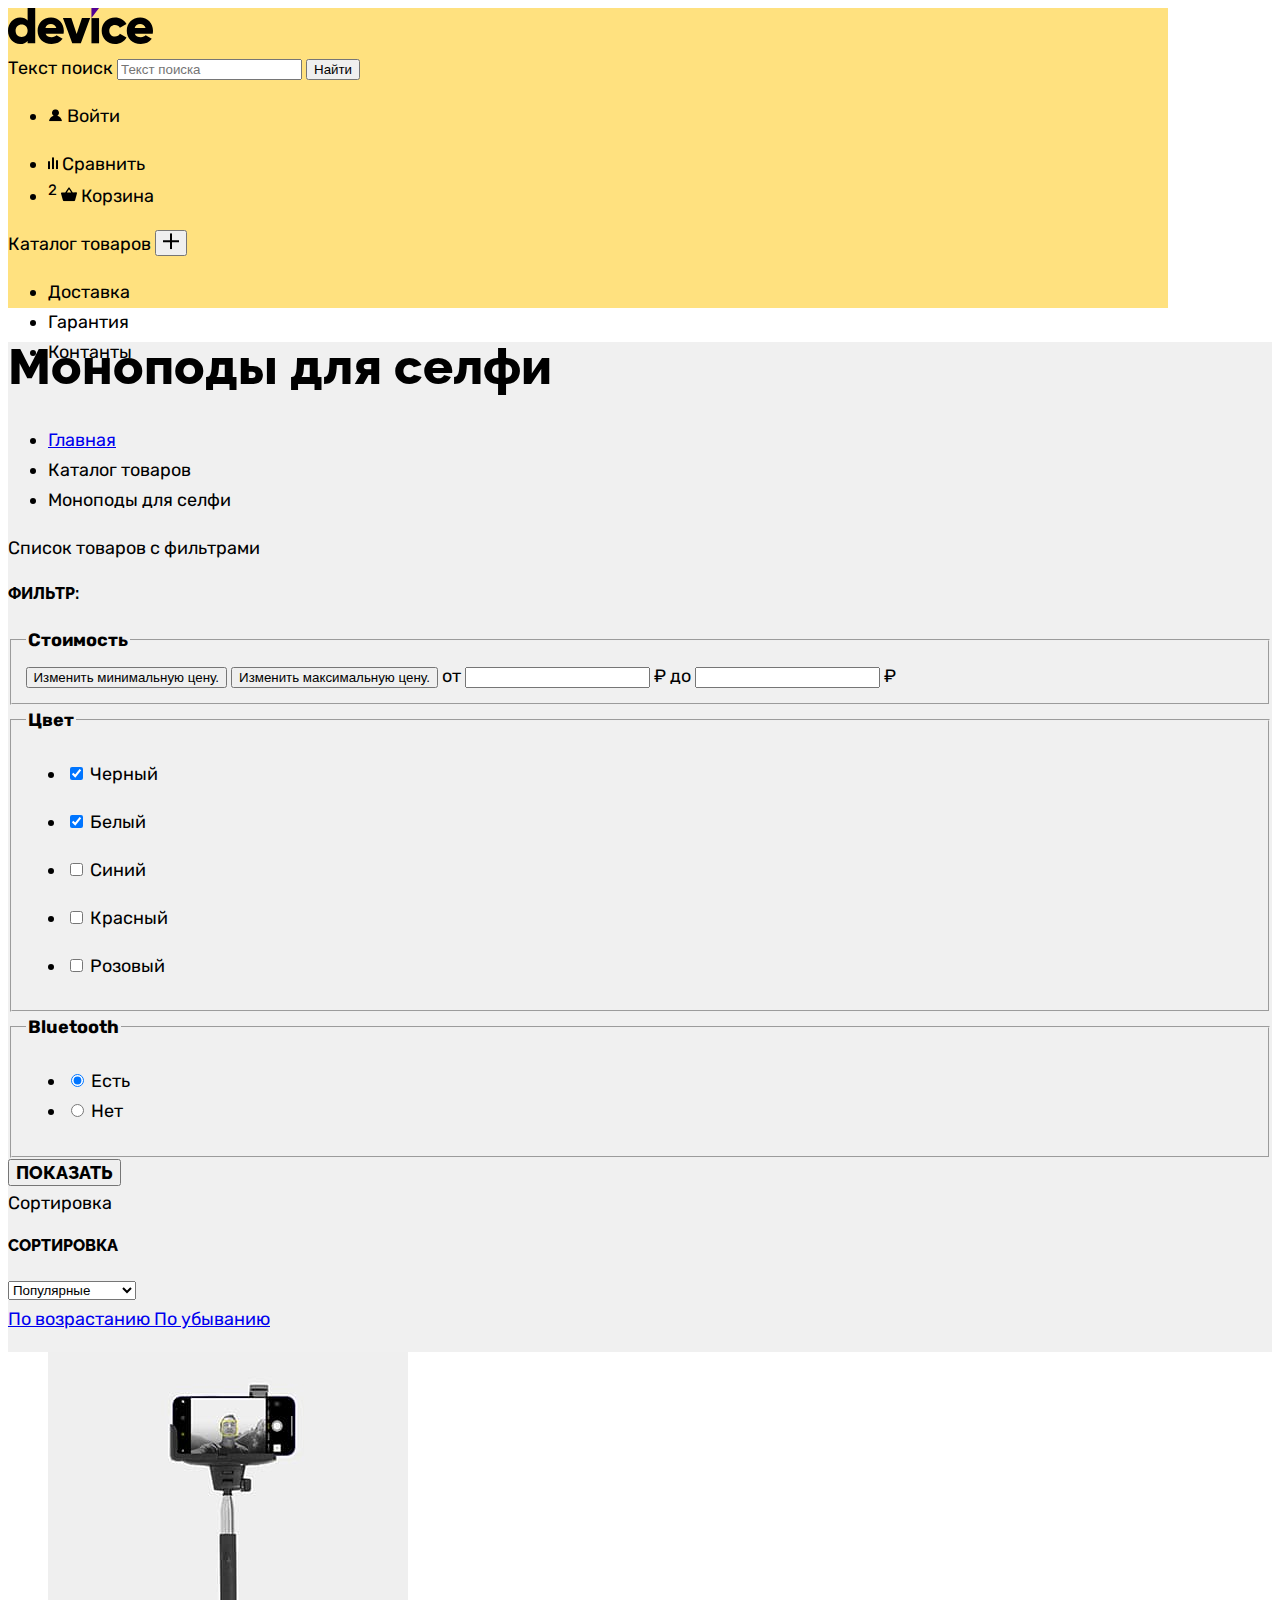
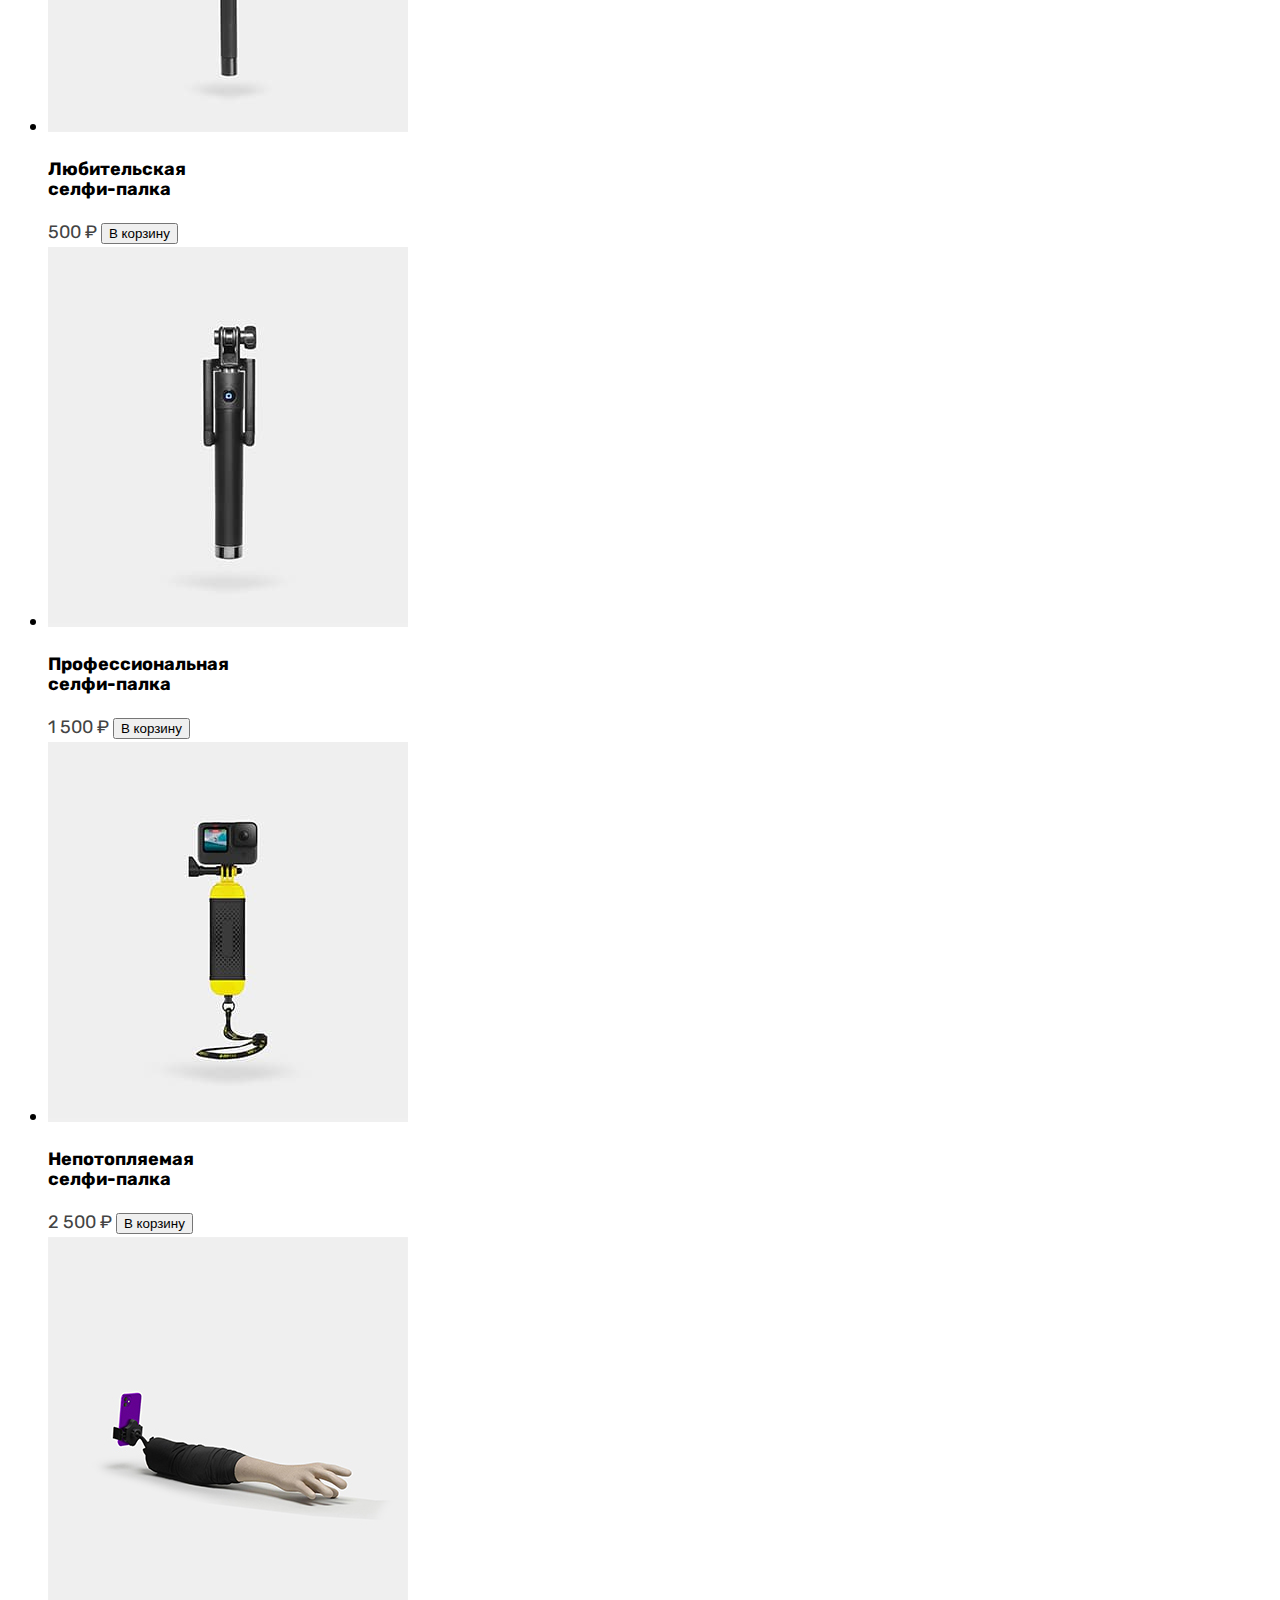
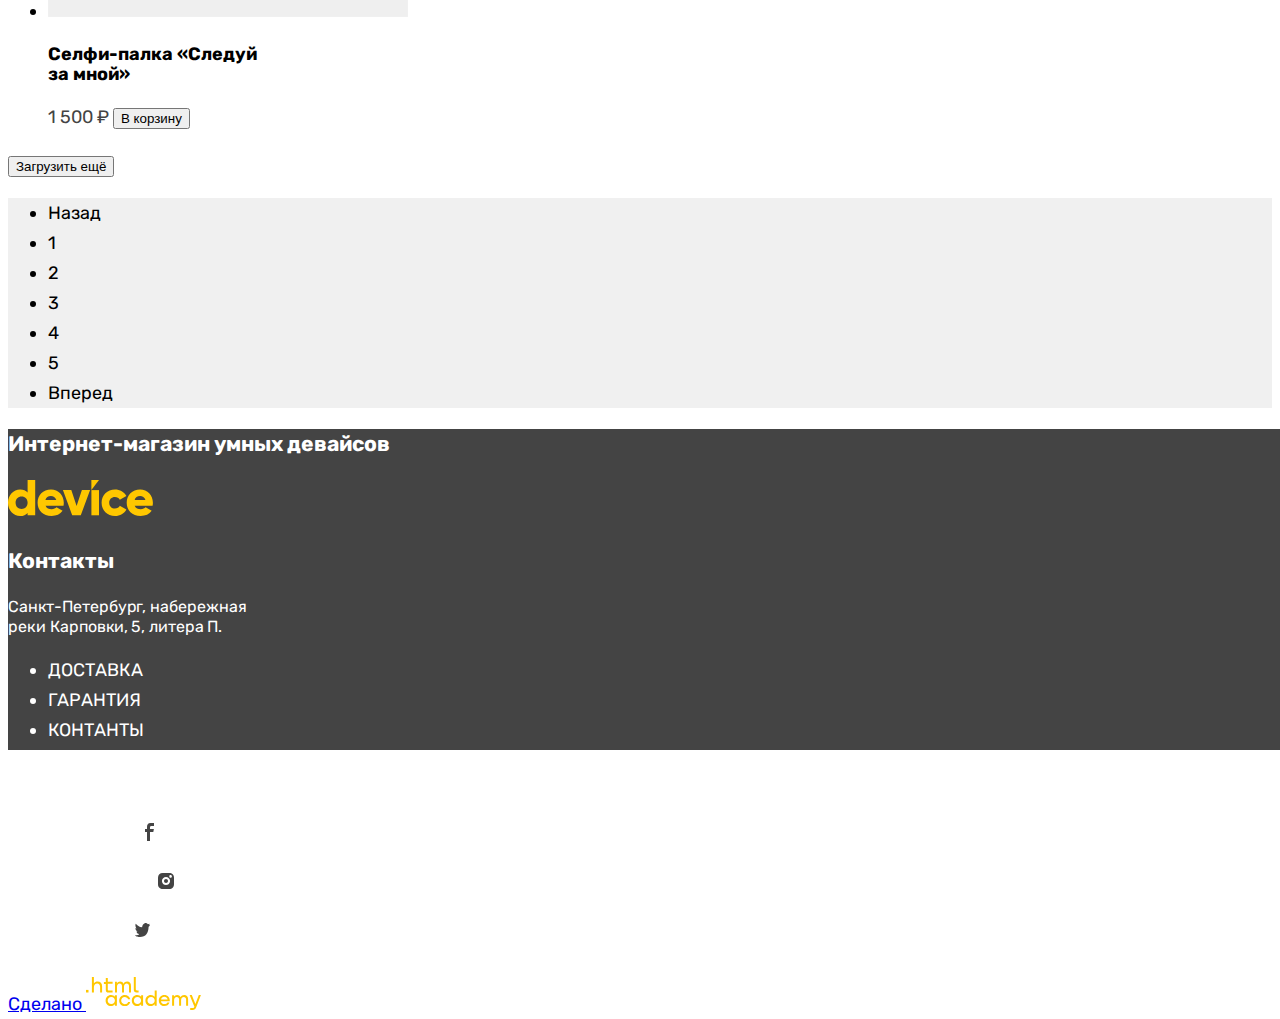
<file: catalog.html>
<!DOCTYPE html>
<html lang="en">
<head>
  <meta charset="UTF-8">
  <!-- <meta name="viewport" content="width=device-width, initial-scale=1.0"> -->
  <title>Каталог</title>
  <link rel="stylesheet" href="/styles.css">
</head>
<body>
<!-- Навигация 1-->
<header class ="page-header">
  <nav class = "navigation-block">
     <!-- <span class="visually-hidden">Интернет-магазин умных девайсов</span> -->
    <img class="logo" src="/device/image/logo/logo.svg" width="145" height="36" alt="Интернет-магазин умных девайсов Девайс">
    <form class ="search-form" action="#" method="get">
      <label class = "search-field field">
        <span class="visually-hidden">Текст поиск</span>
      <input class= "field-input" name="search" placeholder="Текст поиска" type="search">
    </label>
      <button class="search-button button" type="submit">Найти</button>
    </form>
      <ul class = "navigation-list">
        <li class = "navigation-item">
          <a class="navigation-link" href ="#"> 
            <img src="/device/image/icons/person.svg" alt="Личный кабинет">
          <span class="registration">Войти</span>
        </a>
        </li>
      </ul>
        <ul class="additional-menu">
          <li>
            <a class="icon-button" href ="#">
            <img src="/device/image/icons/sort.svg" alt="Сравнить товары">
            <span class="sort">Сравнить</span>
          </a>
        </li>
          <li><a class="icon-button" href ="#">
            <span class="con-button-counter"><sup>2</sup></span>
            <img src="/device/image/icons/basket.svg" alt="Корзина товаров">
            <span class="basket">Корзина</span>
          </a>
        </li>
      </ul>
<!-- Навигация 2 -->
      <form class ="catalog-form" action="#" method="get">
        <label class = "catalog-field field">
          <span class="catalog-title">Каталог товаров</span>
        <!-- <input class= "field-input-catalog" name="catalog" placeholder="КАТАЛОГ ТОВАРОВ" type="button"> -->
      </label>
        <button class="catalog-button button" type="submit">
          <img src="/device/image/icons/plus.svg" alt="Каталог товаров">
        </button>
      </form>
        <ul class="navigation-lists">
          <li class="navigation-items">
            <a class="navigation-links" href="#">
              <span class="nav">Доставка</span> 
            </a>
          </li>
          <li class="navigation-items">
            <a class="navigation-links" href="#"> 
              <span class="nav">Гарантия</span>   
            </a>
          </li>
          <li class="navigation-items">
            <a class="navigation-links" href="#">Контанты</a>
          </li>
        </ul>
  </nav>
</header>

  <main class="main-inner">

    <header class="inner-header">
      <h1 class="inner-header-title">Моноподы для селфи</h1>
      <ul class="breadcrumbs">
        <li class="breadcrumbs-item">
          <a class="breadcrumbs-link" href="index.html">Главная</a>
        </li>
        <li class="breadcrumbs-item">
          <a class="breadcrumbs-link">Каталог товаров</a>
        </li>
        <li class="breadcrumbs-item">
          <a class="breadcrumbs-link">Моноподы для селфи</a>
        </li>
      </ul>
    </header>

    <section class="catalog-products">
      <span class="visually-hidden">Список товаров с фильтрами</span>
      <h3 class="filter">Фильтр:</h3>
      <form class="catalog-filter" action="https://echo.htmlacademy.ru/" method="get">
        <fieldset class="catalog-filter-group">
          <legend class="catalog-filter-title"> <span class="filter-title">Стоимость</span></legend>
          <button class="range-toggle toggle-min" type="button">
            <span class="visually-hidden">Изменить минимальную цену.</span>
          </button>
          <button class="range-toggle toggle-max" type="button">
            <span class="visually-hidden">Изменить максимальную цену.</span>
          </button>
          <label class="catalog-filter-label">
          от <input class="catalog-filter-input" type="number" name="min-price"> ₽
        </label>
        <label class="catalog-filter-label">
          до <input class="catalog-filter-input" type="number" name="max-price"> ₽
        </label>
        </fieldset>

        <fieldset class="catalog-filter-group">
          <legend class="catalog-filter-title"><span class="filter-title ">Цвет</span></legend>
          <ul class="catalog-filter-list">
            <li class="catalog-filter-item">
          <label class="control">
            <input class="visually-hidden control-input" type="checkbox" name="Черный" checked>
            <span class="control-mark"></span>
            <span class="control-label">Черный</span>
          </label>
          </li>
          </ul>
          <ul class="catalog-filter-list">
            <li class="catalog-filter-item">
          <label class="control">
            <input class="visually-hidden control-input" type="checkbox" name="Белый" checked>
            <span class="control-mark"></span>
            <span class="control-label">Белый</span>
          </label>
          </li>
          </ul>
          <ul class="catalog-filter-list">
            <li class="catalog-filter-item">
          <label class="control">
            <input class="visually-hidden control-input" type="checkbox" name="Синий">
            <span class="control-mark"></span>
            <span class="control-label">Синий</span>
          </label>
          </li>
          </ul>
          <ul class="catalog-filter-list">
            <li class="catalog-filter-item">
          <label class="control">
            <input class="visually-hidden control-input" type="checkbox" name="Красный">
            <span class="control-mark"></span>
            <span class="control-label">Красный</span>
          </label>
          </li>
          </ul>
          <ul class="catalog-filter-list">
            <li class="catalog-filter-item">
          <label class="control">
            <input class="visually-hidden control-input" type="checkbox" name="Розовый">
            <span class="control-mark"></span>
            <span class="control-label">Розовый</span>
          </label>
          </li>
          </ul>
        </fieldset>

        <fieldset class="catalog-filter-group">
          <legend class="catalog-filter-title"><span class="filter-title">Bluetooth</span></legend>
          <ul class="catalog-filter-list">
            <li class="catalog-filter-item">
              <label class="control">
                <input class="visually-hidden control-input" type="radio" name="product-group" value="Yes" checked>
                <span class="control-mark"></span>
            <span class="control-label">Есть</span>
              </label>
            </li>
            <li class="catalog-filter-item">
              <label class="control">
                <input class="visually-hidden control-input" type="radio" name="product-group" value="No">
                <span class="control-mark"></span>
            <span class="control-label">Нет</span>
              </label>
              </li>
              </ul>
        </fieldset>
        <button class="button" type="submit"><span class="button-submit">Показать</span></button>
      </form>

      <form class="sorting-type">
        <label class="visually-hidden" for="sorting">Сортировка</label>
        <h2 class="sorting-title">Сортировка</h2>
        <select class="select-control" id="sorting" name="sorting">
          <option value="popular">Популярные</option>
          <option value="cheap">По низкой цене</option>
          <option value="expensive">По высокой цене</option>
        </select>
        <!-- <button class="visually-hidden" type="submit">Отсортировать продукты</button> -->
      </form>

      <a href="#" class="button button-light">
        <span class="visually-hidden">По возрастанию</span>
      </a>
      <a class="button" href="#">
        <span class="visually-hidden">По убыванию</span>
      </a>

      <div class="product-card">
      <ul class="product-list">
        <li class="product-card-item">
      <div class="product-card-block">
        <a class="product-card-link" href="product.html">
          <img class="product-card-image" src="/device/image/catalog/amateur selfie.jpg" alt="Карточка товара">
          <h3 class="product-card-title">Любительская<br>селфи-палка</h3>
        </a>
        <b class="product-card-price">500 ₽</b>
        <button class="buttoт-basket">В корзину</button> <!--Добавить тип кнопки -->
      </div>
      </li>
      <li class="product-card-item">
        <div class="product-card-block">
          <a class="product-card-link" href="product.html">
            <img class="product-card-image" src="/device/image/catalog/professional selfie.jpg" alt="Карточка товара">
            <h3 class="product-card-title">Профессиональная<br> селфи-палка </h3>
          </a>
          <b class="product-card-price">1 500 ₽</b>
          <button class="buttoт-basket">В корзину</button> <!--Добавить тип кнопки -->
        </div>
        </li>
        <li class="product-card-item">
          <div class="product-card-block">
            <a class="product-card-link" href="product.html">
              <img class="product-card-image" src="/device/image/catalog/unsinkable selfie.jpg" alt="Карточка товара">
              <h3 class="product-card-title">Непотопляемая<br>селфи-палка</h3>
            </a>
            <b class="product-card-price">2 500 ₽</b>
            <button class="buttoт-basket">В корзину</button>
          </div>
          </li>
          <li class="product-card-item">
            <div class="product-card-block">
              <a class="product-card-link" href="product.html">
                <img class="product-card-image" src="/device/image/catalog/follow me.jpg" alt="Карточка товара">
                <h3 class="product-card-title">Селфи-палка «Следуй<br>за мной»</h3>
              </a>
              <b class="product-card-price">1 500 ₽</b>
              <button class="buttoт-basket">В корзину</button> <!--Добавить тип кнопки -->
            </div>
            </li>
      </ul>
      <button class="button pagination-show-more" type="button">Загрузить ещё</button>
  

      <div class="pagination">
      <ul class="pagination-list">
        <li class="pagination-item">
          <a class="pagination-link pagination-prev pagination-disabled">
            <span class="visually-hidden">Назад</span>
          </a>
        </li>
        <li class="pagination-item">
          <a class="pagination-link pagination-current">1</a>
        </li>
        <li class="pagination-item">
          <a class="pagination-link" href="#">2</a>
        </li>
        <li class="pagination-item">
          <a class="pagination-link" href="#">3</a>
        </li>
        <li class="pagination-item">
          <a class="pagination-link" href="#">4</a>
        </li>
        <li class="pagination-item">
          <a class="pagination-link" href="#">5</a>
        </li>
        <li class="pagination-item">
          <a class="pagination-link pagination-next" href="#">
            <span class="visually-hidden">Вперед</span>
          </a>
        </li>
      </ul>
    </div>
  </div>
    </section>
  </main>

   <footer class="page-footer">
      <h3 class="visually-hidden">Интернет-магазин умных девайсов</h3>
        <img class="footer-logo" src="/device/image/logo/yellow.svg" width="145" height="36" alt="Интернет-магазин умных девайсов Девайс">
      <section class="footer-contacts">
        <h3 class="visually-hidden">Контакты</h3>
        <address class="footer-contacts-address">
          <p class="address-text">Санкт-Петербург, набережная <br> реки Карповки, 5, литера П.</p>
        </address>
        <ul class="navigation-lists">
          <li class="navigation-items">
            <a class="links-footer" href="#">Доставка</a>
          </li>
          <li class="navigation-items">
            <a class="links-footer" href="#">Гарантия</a>

          </li>
          <li class="navigation-items">
            <a class="links-footer" href="#">Контанты</a>
          </li>
        </ul>
        <address class="footer-contacts-phone">
          <a class="footer-contacts-address-phone" href="tel:+78005558628">Тел:+7 800 555-86-28</a>
        </address>
      </section>
      <section class="footer-social">
        <ul class="footer-social-list">
          <li class="footer-social-item">
            <a class="button-social" href="#">
              <span class="visually-hidden">facebook</span>
              <img src="/device/image/icons/facebook.svg" alt="Фейсбук">
            </a>
          </li>
          <li class="footer-social-item">
            <a class="button-social" href="#">
              <span class="visually-hidden">Инстаграм</span>
              <img src="/device/image/icons/instagram.svg" alt="Инстаграм">
            </a>
          </li>
          <li class="footer-social-item">
            <a class="button-social" href="#">
              <span class="visually-hidden">Твиттер</span>
              <img src="/device/image/icons/twitter.svg" alt="Твиттер">
            </a>
          </li>
        </ul>
        <a href="#">
          <span class="">Сделано</span>
          <img src="device/image/logo/htmlacademy.svg" alt="Логотип"></a>
      </section>
    </footer>
</body>
</html>
</file>
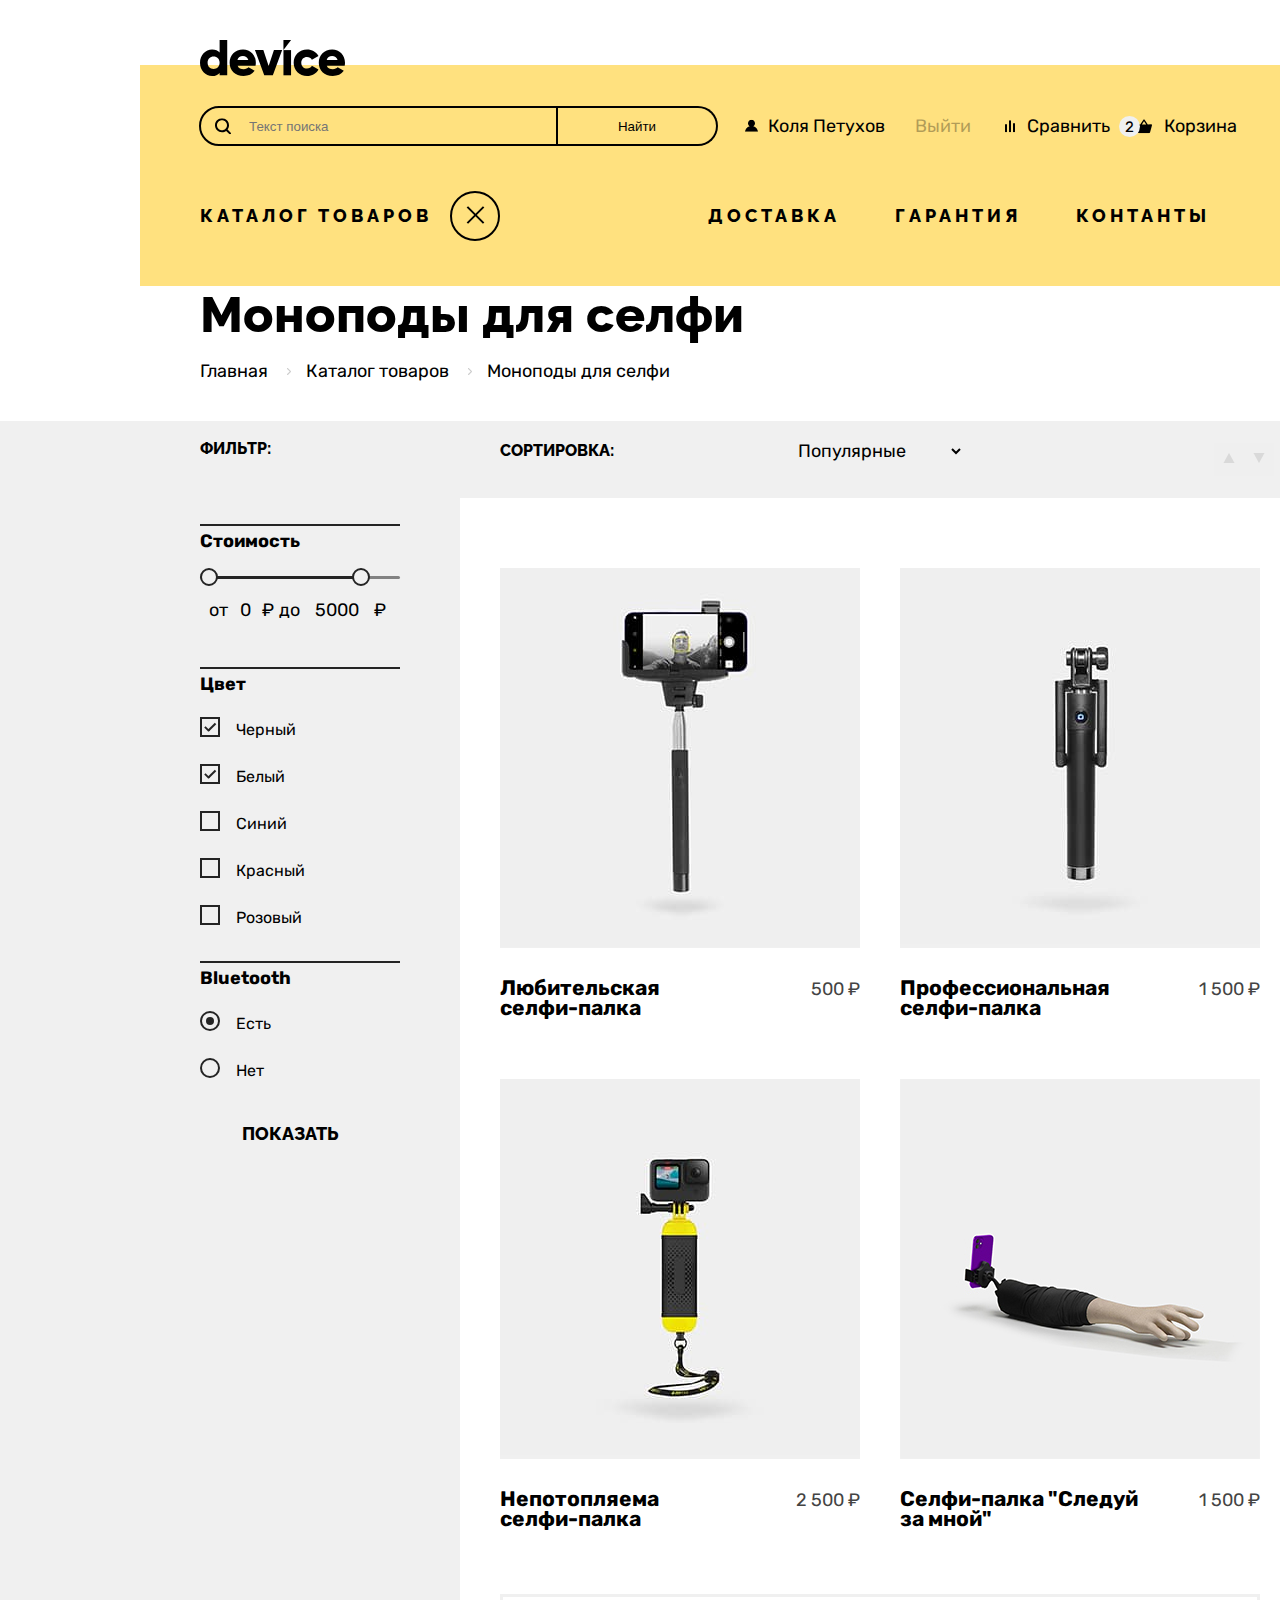
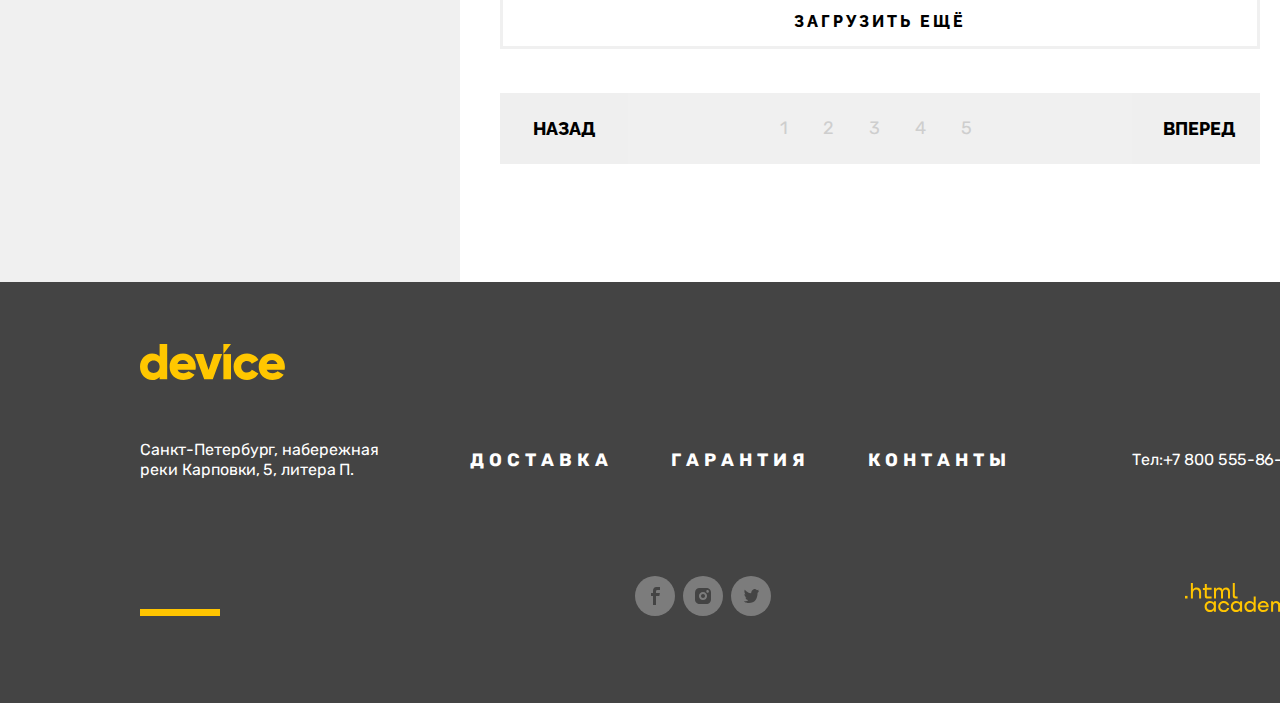
<file: device/HTML/catalog.html>
<!DOCTYPE html>
<html lang="en">
<head>
  <meta charset="UTF-8">
  <meta name="viewport" content="width=device-width, initial-scale=1.0">
  <title>Каталог</title>
  <link rel="stylesheet" href="/device/CSS/styles.css">
</head>
<body>
<!-- Навигация 1-->
<header class ="page-header-catalog">
  <nav class = "navigation-block catalog-block">
     <span class="visually-hidden">Интернет-магазин умных девайсов</span>
     <svg class="logo" aria-hidden="true" focusable="false" width="145" height="36" viewBox="0 0 145 36" xmlns="http://www.w3.org/2000/svg">
      <path d="M27.2188 0V35.3H19.6135V32.9C17.9124 34.8 15.5107 36 12.1084 36C5.5038 36 0 30.2 0 22.7C0 15.2 5.5038 9.4 12.1084 9.4C15.5107 9.4 18.0124 10.6 19.6135 12.5V0H27.2188ZM19.6135 22.7C19.6135 18.9 17.1118 16.5 13.6094 16.5C10.107 16.5 7.60524 18.9 7.60524 22.7C7.60524 26.5 10.107 28.9 13.6094 28.9C17.1118 28.8 19.6135 26.5 19.6135 22.7Z"/>
      <path d="M43.7298 29.1999C45.8313 29.1999 47.5325 28.3999 48.5332 27.2999L54.6374 30.7999C52.1356 34.1999 48.4331 35.9999 43.6298 35.9999C35.0238 35.9999 29.6201 30.1999 29.6201 22.6999C29.6201 15.1999 35.0238 9.3999 43.0294 9.3999C50.4345 9.3999 55.8382 15.0999 55.8382 22.6999C55.8382 23.7999 55.7381 24.7999 55.538 25.6999H37.6256C38.6263 28.2999 40.9279 29.1999 43.7298 29.1999ZM48.333 20.0999C47.5325 17.1999 45.2309 16.0999 42.9293 16.0999C40.0273 16.0999 38.126 17.4999 37.4255 20.0999H48.333Z"/>
      <path d="M82.1563 10.1001L72.8499 35.3001H64.2439L54.9375 10.1001H63.3433L68.647 26.1001L73.9506 10.1001C73.9506 10.1001 82.1563 10.1001 82.1563 10.1001Z"/>
      <path d="M83.458 10.1001H91.0633V35.3001H83.458V10.1001Z"/>
      <path d="M93.665 22.6999C93.665 15.1999 99.369 9.3999 107.074 9.3999C111.978 9.3999 116.281 11.9999 118.482 15.8999L111.878 19.6999C110.977 17.8999 109.176 16.8999 106.974 16.8999C103.672 16.8999 101.27 19.2999 101.27 22.6999C101.27 26.1999 103.672 28.4999 106.974 28.4999C109.176 28.4999 111.077 27.3999 111.878 25.6999L118.482 29.4999C116.381 33.3999 112.078 35.9999 107.074 35.9999C99.369 35.9999 93.665 30.1999 93.665 22.6999Z"/>
      <path d="M132.892 29.1999C134.993 29.1999 136.695 28.3999 137.695 27.2999L143.799 30.7999C141.298 34.1999 137.595 35.9999 132.792 35.9999C124.186 35.9999 118.782 30.1999 118.782 22.6999C118.782 15.1999 124.286 9.3999 132.191 9.3999C139.597 9.3999 145 15.0999 145 22.6999C145 23.7999 144.9 24.7999 144.7 25.6999H126.788C127.788 28.2999 130.09 29.1999 132.892 29.1999ZM137.595 20.0999C136.795 17.1999 134.493 16.0999 132.191 16.0999C129.289 16.0999 127.388 17.4999 126.688 20.0999H137.595Z"/>
      <path d="M83.458 0V10.1L91.0633 0H83.458Z"/>
      </svg>
     <div class="navigation-user">
    <form class ="search-form" action="#" method="get">
      <label class = "search-field">
        <span class="visually-hidden">Текст поиск</span>
      <input class= "field-input" name="search" placeholder="Текст поиска" type="search">
      <img class="icon-search" src="/device/image/icons/search.svg">
    </label>
      <button class="search-button" type="submit">Найти</button>
    </form>
      <ul class = "navigation-list">
        <li class = "navigation-item">
          <a class="navigation-link" href ="#">
            <img class="img-person-catalog" src="/device/image/icons/person.svg" alt="Личный кабинет">
          <span class="registration">Коля Петухов</span>
        </a>
        </li>
        <li class = "navigation-item">
          <a class="navigation-link" href ="#">
          <span class="exit">Выйти</span>
        </a>
        </li>
      </ul>
        <ul class="additional-menu">
          <li class="additional-item">
            <a class="icon-button" href ="#">
            <img class="sort-icon" src="/device/image/icons/sort.svg" alt="Сравнить товары">
            <span class="sort">Сравнить</span>
          </a>
        </li>
          <li class="additional-item">
            <a class="icon-button" href ="#">
            <span class="icon-button-counter"><sup>2</sup></span>
            <img class="basket-icon" src="/device/image/icons/basket.svg" alt="Корзина товаров">
            <span class="basket">Корзина</span>
          </a>
        </li>
      </ul>
    </div>
<!-- Навигация 2 -->
          <ul class="catalog-navigation">
            <ul class="nav-item">
              <a class="nav-link" href="">Каталог товаров</a>
              <button class="catalog-button" type="submit">
              </button>
              <div class="dropdown-content">
                <div class="flex-content">
              <ul class="dropdown">
               <li class="menu-item"><a class="menu-link" href="#" >Виртуальная реальность</a></li>
                <li class="menu-item"><a class="menu-link" href="#">Моноподы и селфи</a></li>
                <li class="menu-item"><a class="menu-link" href="#">Экшн-камеры</a>
                </li>
              </ul>
                <ul class="dropdown">
                  <li class="menu-item"><a class="menu-link" href="#">Фитнес-браслеты</a></li>
                  <li class="menu-item"><a class="menu-link" href="#">Умные часы</a></li>
                </ul>
                <ul class="dropdown">
                 <li class="menu-item"><a class="menu-link" href="#">Квадрокоптеры</a></li>
                </ul>
              </div>
              </div>
            </ul>

            <ul class="navigation-items">
              <li class="navigation-items-links">
                <a class="navigation-links" href="#"> Доставка</a>
              </li>
              <li  class="navigation-items-links">
                <a class="navigation-links" href="#">Гарантия</a>
              </li>
              <li  class="navigation-items-links">
                <a class="navigation-links" href="#">Контанты</a>
              </li>
            </ul>
            </ul>

  </nav>
</header>

  <main class="main-inner main-container">
    <div class="page-container">

    <header class="inner-header">
      <h1 class="inner-header-title">Моноподы для селфи</h1>
      <ul class="breadcrumbs">
        <li class="breadcrumbs-item">
          <a class="breadcrumbs-link" href="index.html">Главная</a>
          <img class="breadcrumbs-arrow" src="/device/image/icons/breadcrumbs/Frame.svg" >
        </li>
        <li class="breadcrumbs-item">
          <a class="breadcrumbs-link">Каталог товаров</a>
          <img class="breadcrumbs-arrow" src="/device/image/icons/breadcrumbs/Frame.svg" >
        </li>
        <li class="breadcrumbs-item">
          <a class="breadcrumbs-link">Моноподы для селфи</a>
        </li>
      </ul>
    </header>

    <section class="catalog-products">
      <div class="filter-product">
      <span class="visually-hidden">Список товаров с фильтрами</span>
      <h2 class="filter">Фильтр:</h2>
      <form class="catalog-filter" action="https://echo.htmlacademy.ru/" method="get">
        <fieldset class="catalog-filter-group">
          <!-- <legend class="catalog-filter-title">
          </legend> -->
          <span class="filter-title">Стоимость</span>
          <div class="range">
          <div class="range-scale">
            <div class="range-bar" style="left: 10px; width: 150px;">
          <button class="range-toggle toggle-min" type="button">
            <span class="visually-hidden">Изменить минимальную цену.</span>
          </button>
          <button class="range-toggle toggle-max" type="button">
            <span class="visually-hidden">Изменить максимальную цену.</span>
          </button>
        </div>
        </div>
        <div class="range-wrapper-input">
          <label class="catalog-filter-label">
          от <input class="range-input" type="number" value="0" name="min-price"> ₽
        </label>
        <label class="catalog-filter-label">
          до <input class="range-input-right" type="number" value="5000" name="max-price"> ₽
        </label>
      </div>
      </div>
        </fieldset>

        <fieldset class="catalog-filter-group">
          <!-- <legend class="catalog-filter-title"></legend> -->
          <span class="filter-title ">Цвет</span>
          <ul class="catalog-filter-list">
            <li class="catalog-filter-item">
          <label class="control">
            <input class="visually-hidden control-input" type="checkbox" name="Черный" checked >
            <span class="control-mark"></span>
            <span class="control-label">Черный</span>
          </label>
          </li>

            <li class="catalog-filter-item">
          <label class="control">
            <input class="visually-hidden control-input" type="checkbox" name="Белый" checked>
            <span class="control-mark"></span>
            <span class="control-label">Белый</span>
          </label>
          </li>

            <li class="catalog-filter-item">
          <label class="control">
            <input class="visually-hidden control-input" type="checkbox" name="Синий">
            <span class="control-mark"></span>
            <span class="control-label">Синий</span>
          </label>
          </li>

            <li class="catalog-filter-item">
          <label class="control">
            <input class="visually-hidden control-input" type="checkbox" name="Красный">
            <span class="control-mark"></span>
            <span class="control-label">Красный</span>
          </label>
          </li>

            <li class="catalog-filter-item">
          <label class="control">
            <input class="visually-hidden control-input" type="checkbox" name="Розовый">
            <span class="control-mark"></span>
            <span class="control-label">Розовый</span>
          </label>
          </li>
          </ul>
        </fieldset>

        <fieldset class="catalog-filter-group">
          <!-- <legend class="catalog-filter-title"></legend> -->
          <span class="filter-title">Bluetooth</span>
          <ul class="catalog-filter-list">
            <li class="catalog-filter-item">
              <label class="control">
                <input class="visually-hidden control-input" type="radio" name="product-group" value="Yes" checked>
                <span class="control-mark"></span>
                <span class="control-label">Есть</span>
              </label>
            </li>
            <li class="catalog-filter-item">
              <label class="control">
                <input class="visually-hidden control-input" type="radio" name="product-group" value="No">
                <span class="control-mark"></span>
                <span class="control-label">Нет</span>
              </label>
              </li>
              </ul>
        </fieldset>
        <button class="button" type="submit">Показать</button>
      </form>
    </div>
      <div class="catalog-right-column">
      <div class="sorting-container">
      <form class="sorting-type">
        <label class="visually-hidden" for="sorting">Сортировка</label>
        <h2 class="sorting-title">Сортировка:</h2>
        <select class="select-control" id="sorting" name="sorting">
          <option value="popular">Популярные</option>
          <option value="cheap">По низкой цене</option>
          <option value="expensive">По высокой цене</option>
        </select>
        <span class="visually-hidden" type="submit">Отсортировать продукты</span>
      </form>
      <div class="button-sort">
      <button class="sorting">
        <svg width="30" height="30" viewBox="0 0 30 30" xmlns="http://www.w3.org/2000/svg">
          <g opacity="0.2" clip-path="url(#clip0_123_699)">
          <path d="M15 10L20.5 20H9.5"/>
          </g>
          </svg>
      </button>
      <button class="sorting">
        <svg width="30" height="30" viewBox="0 0 30 30" xmlns="http://www.w3.org/2000/svg">
          <g opacity="0.2" clip-path="url(#clip0_123_702)">
          <path d="M15 20L9.5 10L20.5 10"/>
          </g>
          </svg>
      </button>
    </div>
    </div>

      <div class="product-card">
      <ul class="product-list">
        <li class="product-card-item">
      <div class="product-card-block">

        <a class="product-card-link" href="product.html">
          <img class="product-card-image" src="/device/image/catalog/amateur selfie.jpg" alt="Карточка товара">
        </a>
        <div class="product-price">
        <a class="product-card-title" href="product.html">
          <h3>Любительская<br>селфи-палка</h3>
        </a>
        <b class="product-card-price">500 ₽</b>
      </div>
      </div>
      </li>
      <li class="product-card-item">
        <div class="product-card-block">

          <a class="product-card-link" href="product.html">
            <img class="product-card-image" src="/device/image/catalog/professional selfie.jpg" alt="Карточка товара">
          </a>
          <div class="product-price">
          <a class="product-card-title" href="product.html">
            <h3>Профессиональная<br>селфи-палка</h3>
          </a>
          <b class="product-card-price">1 500 ₽</b>
        </div>
        </div>
        </li>
        <li class="product-card-item">
          <div class="product-card-block">

            <a class="product-card-link" href="product.html">
              <img class="product-card-image" src="/device/image/catalog/unsinkable selfie.jpg" alt="Карточка товара">
            </a>
            <div class="product-price">
            <a class="product-card-title" href="product.html">
              <h3>Непотопляема<br>селфи-палка</h3>
            </a>
            <b class="product-card-price">2 500 ₽</b>
          </div>
          </div>
          </li>
          <li class="product-card-item">
            <div class="product-card-block">

              <a class="product-card-link" href="product.html">
                <img class="product-card-image" src="/device/image/catalog/follow me.jpg" alt="Карточка товара">
              </a>
              <div class="product-price">
              <a class="product-card-title" href="product.html">
                <h3>Селфи-палка "Следуй<br>за мной"</h3>
              </a>
              <b class="product-card-price">1 500 ₽</b>
            </div>
            </div>
            </li>
      </ul>
      <button class="button-download pagination-show-more" type="button">Загрузить ещё</button>


      <div class="pagination-block">
      <button class="pagination-button pagination-prev pagination-disabled">
            <span class="back-button">Назад</span>

        </button>

        <ul class="pagination-list">
        <li class="pagination-item">
          <a class="pagination-link pagination-current">1</a>
        </li>
        <li class="pagination-item">
          <a class="pagination-link pagination-current" href="#">2</a>
        </li>
        <li class="pagination-item">
          <a class="pagination-link pagination-current" href="#">3</a>
        </li>
        <li class="pagination-item">
          <a class="pagination-link pagination-current" href="#">4</a>
        </li>
        <li class="pagination-item">
          <a class="pagination-link pagination-current" href="#">5</a>
        </li>
      </ul>

        <button class="pagination-button pagination-next pagination-disabled">
            <span class="forward-button">Вперед</span>
        </button>

    </div>
  </div>
</div>
    </section>
  </div>
  </main>


   <!-- футер -->
   <footer class="page-footer">
    <h3 class="visually-hidden">Интернет-магазин умных девайсов</h3>
    <svg class="footer-logo" aria-hidden="true" focusable="false" width="145" height="36" viewBox="0 0 145 36" xmlns="http://www.w3.org/2000/svg">
      <path d="M27.2 0V35.3H19.6V32.9C17.9 34.8 15.5 36 12.1 36C5.5 36 0 30.2 0 22.7C0 15.2 5.5 9.4 12.1 9.4C15.5 9.4 18 10.6 19.6 12.5V0H27.2ZM19.6 22.7C19.6 18.9 17.1 16.5 13.6 16.5C10.1 16.5 7.6 18.9 7.6 22.7C7.6 26.5 10.1 28.9 13.6 28.9C17.1 28.8 19.6 26.5 19.6 22.7Z"/>
      <path d="M43.7 29.1999C45.8 29.1999 47.5 28.3999 48.5 27.2999L54.6 30.7999C52.1 34.1999 48.4 35.9999 43.6 35.9999C35 35.9999 29.6 30.1999 29.6 22.6999C29.6 15.1999 35 9.3999 43 9.3999C50.4 9.3999 55.8 15.0999 55.8 22.6999C55.8 23.7999 55.7 24.7999 55.5 25.6999H37.6C38.6 28.2999 40.9 29.1999 43.7 29.1999ZM48.3 20.0999C47.5 17.1999 45.2 16.0999 42.9 16.0999C40 16.0999 38.1 17.4999 37.4 20.0999H48.3Z"/>
      <path d="M82.1 10.1001L72.8 35.3001H64.2L54.9 10.1001H63.3L68.6 26.1001L73.9 10.1001C73.9 10.1001 82.1 10.1001 82.1 10.1001Z"/>
      <path d="M83.4 10.1001H91V35.3001H83.4V10.1001Z"/>
      <path d="M93.6 22.6999C93.6 15.1999 99.3 9.3999 107 9.3999C111.9 9.3999 116.2 11.9999 118.4 15.8999L111.8 19.6999C110.9 17.8999 109.1 16.8999 106.9 16.8999C103.6 16.8999 101.2 19.2999 101.2 22.6999C101.2 26.1999 103.6 28.4999 106.9 28.4999C109.1 28.4999 111 27.3999 111.8 25.6999L118.4 29.4999C116.3 33.3999 112 35.9999 107 35.9999C99.3 35.9999 93.6 30.1999 93.6 22.6999Z"/>
      <path d="M132.8 29.1999C134.9 29.1999 136.6 28.3999 137.6 27.2999L143.7 30.7999C141.2 34.1999 137.5 35.9999 132.7 35.9999C124.1 35.9999 118.7 30.1999 118.7 22.6999C118.7 15.1999 124.2 9.3999 132.1 9.3999C139.5 9.3999 144.9 15.0999 144.9 22.6999C144.9 23.7999 144.8 24.7999 144.6 25.6999H126.7C127.7 28.2999 130 29.1999 132.8 29.1999ZM137.5 20.0999C136.7 17.1999 134.4 16.0999 132.1 16.0999C129.2 16.0999 127.3 17.4999 126.6 20.0999H137.5Z"/>
      <path d="M83.4 0V10.1L91 0H83.4Z"/>
      </svg>
    <section class="footer-block">
      <div class="footer-contacts">
      <h3 class="visually-hidden">Контакты</h3>
      <address class="footer-address">
        <p class="address-text">Санкт-Петербург, набережная <br> реки Карповки, 5, литера П.</p>
      </address>
      <ul class="navigation-footer">
        <li class="navigation-items">
          <a class="links-footer" href="#">Доставка</a>
        </li>
        <li class="navigation-items">
          <a class="links-footer" href="#">Гарантия</a>
        </li>
        <li class="navigation-items">
          <a class="links-footer" href="#">Контанты</a>
        </li>
      </ul>
      <address class="footer-contacts-phone">
        <a class="footer-contacts-address-phone" href="tel:+78005558628">Тел:+7 800 555-86-28</a>
      </address>
    </div>
    </section>
    <section class="footer-social">
      <hr class="line">
      <ul class="footer-social-list">
        <li class="footer-social-item">
          <a class="button-social" href="#">
            <span class="visually-hidden">facebook</span>
            <svg width="40" height="40" viewBox="0 0 40 40" xmlns="http://www.w3.org/2000/svg">
              <circle cx="20" cy="20" r="20" fill="white" fill-opacity="0.3"/>
              <path d="M22.5 14H25V11H21.6C18.8 11 18 12.7 18 15.2V17H16V20H18V29H21V20H24.3L24.9 17H21V15.5C21 14.7 21.3 14 22.5 14Z" fill="#444444"/>
              </svg>
          </a>
        </li>
        <li class="footer-social-item">
          <a class="button-social" href="#">
            <span class="visually-hidden">Инстаграм</span>
            <svg width="40" height="40" viewBox="0 0 40 40" xmlns="http://www.w3.org/2000/svg">
              <circle cx="20" cy="20" r="20" fill="white" fill-opacity="0.3"/>
              <path d="M20 22C21.1046 22 22 21.1046 22 20C22 18.8954 21.1046 18 20 18C18.8954 18 18 18.8954 18 20C18 21.1046 18.8954 22 20 22Z" fill="#444444"/>
              <path d="M26.7 13.3C25.8 12.4 24.7 12 23.3 12H16.7C13.9 12 12 13.9 12 16.7V23.3C12 24.7 12.4 25.9 13.4 26.7C14.3 27.6 15.4 28 16.7 28H23.3C24.7 28 25.9 27.6 26.7 26.7C27.5 25.8 28 24.7 28 23.3V16.7C28 15.3 27.6 14.1 26.7 13.3ZM20 24.1C17.8 24.1 15.9 22.3 15.9 20C15.9 17.7 17.8 15.9 20 15.9C22.2 15.9 24.1 17.7 24.1 20C24.1 22.3 22.2 24.1 20 24.1ZM24.6 16.7C23.9 16.7 23.3 16.2 23.3 15.4C23.3 14.6 23.8 14.1 24.6 14.1C25.3 14.1 25.9 14.7 25.9 15.4C25.9 16.1 25.3 16.7 24.6 16.7Z" fill="#444444"/>
              </svg>
          </a>
        </li>
        <li class="footer-social-item">
          <a class="button-social" href="#">
            <span class="visually-hidden">Твиттер</span>
            <svg width="40" height="40" viewBox="0 0 40 40" xmlns="http://www.w3.org/2000/svg">
              <circle cx="20" cy="20" r="20" fill="white" fill-opacity="0.3"/>
              <path d="M22.7 13.1551C24.2 12.6551 25.3 13.4551 25.9 14.2551C26.4 14.0551 27 13.8551 27.6 13.6551C27.6 14.4551 27.1 15.0551 26.8 15.2551C27.5 15.4551 28 14.8551 28 14.8551C27.9 15.7551 27.1 16.5551 26.6 16.7551C26.4 23.0551 23.8 27.1551 17.7 27.0551C17.2 27.0551 17.8 27.0551 17.3 27.0551C17 27.0551 13.6 26.6551 13 25.2551C15 25.4551 16.4 24.8551 17.1 24.1551C16.3 23.8551 14.7 23.7551 14.5 21.3551C14.8 21.5551 15 21.6551 15.6 21.5551C14.5 20.7551 13.3 20.0551 13.4 18.0551C13.7 18.3551 14.3 18.5551 14.6 18.4551C14 18.2551 12.8 15.3551 13.8 13.8551C15.4 15.5551 17.1 17.2551 20.1 17.3551C20.3 15.2551 21.1 13.8551 22.7 13.1551Z" fill="#444444"/>
              </svg>

          </a>
        </li>
      </ul>
      <a class="link-color" href="#">
        <span class="visually-hidden">Сделано</span>
        <svg class="link-academy" aria-hidden="true" focusable="false" width="115" height="33" viewBox="0 0 115 33" xmlns="http://www.w3.org/2000/svg">
          <path d="M0 12.9V15.5H2.5V12.9H0Z"/>
          <path d="M11.6 4.5C10 4.5 8.8 5.2 8 6.2H7.9V0H5.9V15.5H7.9V10.2C7.9 8.1 9.2 6.6 11.2 6.6C13 6.6 14.1 8 14.1 9.8V15.5H16.1V9.4C16.2 6.4 14.3 4.5 11.6 4.5Z" />
          <path d="M26.6 4.8H21.8V1.1H19.8V4.9H17.9V6.9H19.8V12.9C19.8 14.6 20.8 15.6 22.5 15.6H26.6V13.6H22.9C22.2 13.6 21.8 13.2 21.8 12.5V6.8H26.6V4.8Z" />
          <path d="M41.1 4.6C39.5 4.6 38.2 5.4 37.6 6.7H37.5C36.9 5.5 35.7 4.6 34.1 4.6C32.7 4.6 31.6 5.4 31 6.4H30.9V4.8H29V15.4H31V10C31 8 32 6.5 33.6 6.5C35.1 6.5 36 7.5 36 9.1V15.4H38V9.8C38 7.4 39.4 6.5 40.6 6.5C42.1 6.5 43 7.5 43 9.1V15.4H45V8.9C45.1 6.4 43.6 4.6 41.1 4.6Z" />
          <path d="M47.8 12.7C47.8 14.4 48.8 15.4 50.6 15.4H52.6V13.4H50.9C50.2 13.4 49.8 13 49.8 12.3V0H47.8V12.7Z" />
          <path d="M28.9 19.7C28 18.6 26.7 17.9 25 17.9C21.9 17.9 19.6 20.2 19.6 23.5C19.6 26.8 21.9 29.1 25 29.1C26.8 29.1 28 28.3 28.8 27.2H28.9V28.8H30.9V18.2H28.9V19.7ZM25.3 27.1C23.1 27.1 21.7 25.5 21.7 23.5C21.7 21.5 23.1 19.9 25.3 19.9C27.5 19.9 28.9 21.5 28.9 23.5C28.9 25.4 27.5 27.1 25.3 27.1Z" />
          <path d="M44.2 22C43.7 19.6 41.6 17.9 38.8 17.9C35.4 17.9 33.2 20.4 33.2 23.5C33.2 26.6 35.4 29.1 38.8 29.1C41.6 29.1 43.7 27.3 44.2 24.9H42.1C41.7 26.2 40.4 27.2 38.8 27.2C36.6 27.2 35.2 25.6 35.2 23.6C35.2 21.6 36.6 20 38.8 20C40.4 20 41.6 21 42.1 22.2H44.2V22Z"/>
          <path d="M55.1 19.7C54.2 18.6 52.9 17.9 51.2 17.9C48.1 17.9 45.8 20.2 45.8 23.5C45.8 26.8 48.1 29.1 51.2 29.1C53 29.1 54.2 28.3 55 27.2H55.1V28.8H57.1V18.2H55.1V19.7ZM51.5 27.1C49.3 27.1 47.9 25.5 47.9 23.5C47.9 21.5 49.3 19.9 51.5 19.9C53.7 19.9 55.1 21.5 55.1 23.5C55.1 25.4 53.6 27.1 51.5 27.1Z"/>
          <path d="M68.7 19.8C67.8 18.7 66.5 17.9 64.8 17.9C61.7 17.9 59.4 20.2 59.4 23.5C59.4 26.8 61.6 29.1 64.8 29.1C66.5 29.1 67.8 28.3 68.6 27.3H68.7V28.8H70.7V13.4H68.7V19.8ZM65.1 27.1C62.9 27.1 61.5 25.5 61.5 23.5C61.5 21.5 62.9 19.9 65.1 19.9C67.3 19.9 68.7 21.5 68.7 23.5C68.6 25.5 67.2 27.1 65.1 27.1Z"/>
          <path d="M78.3 17.9C75 17.9 72.8 20.4 72.8 23.5C72.8 26.5 74.9 29.1 78.3 29.1C80.8 29.1 82.8 27.8 83.5 25.5H81.4C80.9 26.5 79.8 27.1 78.4 27.1C76.5 27.1 75.1 25.8 75 24.2H83.8C84 20.6 81.8 17.9 78.3 17.9ZM78.3 19.8C80 19.8 81.3 20.8 81.6 22.4H75.1C75.4 20.9 76.6 19.8 78.3 19.8Z"/>
          <path d="M98.2 17.9C96.6 17.9 95.3 18.7 94.6 19.9H94.5C93.9 18.7 92.7 17.9 91.1 17.9C89.7 17.9 88.6 18.6 88 19.7V18.2H86.1V28.8H88.1V23.4C88.1 21.4 89.1 20 90.7 19.9C92.2 19.9 93.1 20.9 93.1 22.5V28.8H95.1V23.2C95.1 20.8 96.5 19.9 97.7 19.9C99.2 19.9 100.1 20.9 100.1 22.5V28.8H102.1V22.3C102.2 19.7 100.7 17.9 98.2 17.9Z" />
          <path d="M109.4 27L105.8 18.1H103.6L108.4 29.7C108.1 30.6 107.7 30.9 106.7 30.9H104.2V32.9H106.7C108.5 32.9 109.5 32.1 110.2 30.3L114.9 18.1H112.8L109.4 27Z"/>
          </svg>
          </a>
    </section>
  </footer>
</body>
</html>
</file>
<file: styles.css>
@font-face {
    font-family: "Raleway";
    font-style: normal;
    font-weight: 800;
    src: url(/device/fonts/raleway/raleway-800.woff2) format("woff2");
    font-display: swap;
}

@font-face {
    font-family: "Rubik";
    font-style: normal;
    font-weight: 400;
    src: url(/device/fonts/rubik/rubik-400.woff2) format("woff2");
    font-display: swap;
    }

@font-face {
    font-family: "Rubik";
    font-style: normal;
    font-weight: 700;
    src: url(/device/fonts/rubik/rubik-700.woff2) format("woff2");
    font-display: swap;
    }

body {
    font-family: "Rubik", sans-serif;
    font-size: 18px;
    line-height: 30px;
    color: #000000;
    background-color: white;
}

.navigation-block {
    background-color: #FFE17F;
    width: 1160px;
    height: 300px;
}

.navigation-link {
    font-weight: 400;
    text-align: center;
    text-decoration: none;
    color: #000000;
}

.navigation-links {
    font-weight: 400;
    text-align: center;
    text-decoration: none;
    color: #000000;
}

.icon-button {
    font-weight: 400;
    text-align: center;
    text-decoration: none;
    color: #000000;
    line-height: 22px;
    color: #000000;
}

.categories-icon {
    background-color: #FFE17F;
    width: 160px;
    height: 160px;
    margin: 10px;
   
}

.rare-item {
    background-color: #F0F0F0;
    width: 1160px;
    height: 100px;
}

.icon-item {
    background-color: #FFE17F;
    width: 125px;
    height: 100px;
    margin: 10px;
}

.about {
    font-size: 18px;
    line-height: 30px;
}

.about-title {
    font-size: 50px;
    line-height: 50px;
}

.about-list {
    list-style-type: none; 
  }
.about-item::before {
    content: '•'; 
    color: #FFC700;  
    padding-right: 8px;
  }

.about-item {
    font-size: 18px;
    line-height: 20px;
    font-weight: bold;
}

.contacts-title {
    font-size: 50px;
    line-height: 50px;
}

.contacts-subtitle {
    font-size: 24px;
    line-height: 30px;
    font-weight: bold;
}

.contacts-phone{
    font-size: 18px;
    line-height: 30px;
    font-style: normal;
    text-decoration: none;
    color: #000000;
}

.contacts-address-text{
    font-size: 18px;
    line-height: 30px;
    font-style: normal;
}

.subscription {
    font-size: 18px;
    width: 1440px;
    height: 421px;
    background-color: #F0F0F0;
}

.subscription-title {
    font-family: "Raleway", sans-serif;
    font-size: 50px;
    line-height: 50px;
    text-transform: uppercase;

}

.subscription-text {
    font-size: 18px;
    line-height: 30px;
}

.page-footer {
    margin-top: 0px;
    width: 1440px;
    height: 321px;
    background-color: #444444;
    color: #FFFFFF;
}

.address-text {
    font-size: 16px;
    font-style: normal;
    line-height: 20px;
}

.links-footer {
    font-size: 18px;
    color: #FFFFFF;
    text-decoration: none;
    text-transform: uppercase;
}

.footer-contacts-address-phone {
    font-size: 16px;
    color: #FFFFFF;
    font-style: normal;
}

.button-social {
    color: #FFFFFF;
    text-decoration: none;
}

/* Каталог */

.inner-header-title {
    font-family: "Raleway", sans-serif;
    font-size: 50px;
    line-height: 50px;
   
}

.main-inner {
    background-color: #F0F0F0;
}

.filter {
    font-family: "Raleway", sans-serif;
    font-size: 16px;
    text-transform: uppercase;
}

.filter-title {
    font-size: 18px;
    font-weight: bold;
    
}

.button-submit {
    font-family: "Raleway", sans-serif;
    font-size: 18px;
    text-transform: uppercase;
}

.sorting-title {
    font-family: "Raleway", sans-serif;
    font-size: 16px;
    text-transform: uppercase;
}

.product-card {
    background-color: #FFFFFF;
}
.product-card-link {
    text-decoration: none;
    color: #000000;
}

.product-card-title {
    font-size: 18px;
    line-height: 20px;
    font-weight: bold;
    color: #000000;
}

.product-card-price {
    font-weight: normal;
    color: #444444;
}

.pagination-list {
    background-color: #F0F0F0;
}

.pagination-link {
    text-decoration: none;
    color: #000000;
}
</file>
<file: device/CSS/styles.css>
@font-face {
  font-family: "Raleway";
  font-style: normal;
  font-weight: 800;
  src: url(/device/fonts/raleway/raleway-800.woff2) format("woff2");
  font-display: swap;
}

@font-face {
  font-family: "Rubik";
  font-style: normal;
  font-weight: 400;
  src: url(/device/fonts/rubik/rubik-400.woff2) format("woff2");
  font-display: swap;
}

@font-face {
  font-family: "Rubik";
  font-style: normal;
  font-weight: 700;
  src: url(/device/fonts/rubik/rubik-700.woff2) format("woff2");
  font-display: swap;
}

html {
  height: 100%;
}

body {
  position: relative;
  margin: 0 auto;
  display: flex;
  flex-direction: column;
  min-height: 100%;
  min-width: 1040px;
  width: 1440px;
  font-family: "Rubik", sans-serif;
  font-size: 18px;
  line-height: 30px;
  color: #000000;
  background-color: #ffffff;
  z-index: 3;
}

.visually-hidden {
  position: absolute;
  width: 1px;
  height: 1px;
  margin: -1px;
  padding: 0;
  border: 0;
  clip: rect(0 0 0 0);
  overflow: hidden;
}

.main-conteiner {
  flex-grow: 1;
}

.page-header {
  position: relative;
  margin-top: 40px;
  margin-left: 140px;
  background-color: #ffe17f;
  width: 1160px;
  height: 300px;
}

/* модальное окно */

.modal-container {
  position: fixed;
  top: 0;
  left: 0;
  display: flex;
  width: 100%;
  height: 100%;
  background-color: rgba(240, 240, 240, 0.9);
}

.modal {
  position: relative;
  margin: auto;
  padding: 40px;
  background-color: #ffffff;
  border: 10px solid #000000;
  font-family: "Raleway" sans-serif;
}

.modal-container-close {
  display: none; /* прячет модальное окно */
}

.modal-close-button {
  position: absolute;
  padding: 0;
  top: 30px;
  right: 24px;
  width: 56px;
  height: 44px;
  background-color: #ffffff;
  border: none;
  cursor: pointer;
}

.modal-delivery {
  width: 920px;
}

.modal-title {
  font-size: 50px;
  line-height: 50%;
  margin: 0;
}

.field-group {
  display: grid;
  grid-template-columns: 380px 380px;
  grid-template-rows: 110px 110px 110px;
  width: 760px;
  margin: 0;
  margin-top: 42px;
  gap: 40px;
}

.delivery-form-name {
  position: relative;
  display: flex;
  flex-direction: column;
}

.icon-name-input {
  position: absolute;
  bottom: 8px;
  left: 340px;
  fill: #828282;
}

.field-modal {
  width: 360px;
  height: 60px;
  border: none;
  padding-left: 20px;
  background-color: #f0f0f0;
}

.field-delivery {
  width: 540px;
  height: 60px;
  border: none;
  padding-left: 20px;
  background-color: #f0f0f0;
}

.delivery-form {
  grid-row: 2/3;
  grid-column: 1/2;
}

.input-quantity {
  position: relative;
  display: flex;
  flex-direction: column;
  margin-left: 180px;
  margin-top: 18px;
  grid-row: 2/3;
  grid-column: 2/3;
}

.icon-infomation {
  position: absolute;
  left: 10px;
  top: 5px;
  z-index: 1;
}

.button-information {
  position: absolute;
  left: 120px;
  top: 3px;
  width: 24px;
  height: 24px;
  background-color: #ffe17f;
  border: none;
  border-radius: 100%;
  padding: 0;
  margin: auto;
  z-index: 0;
}

.quantity::-webkit-outer-spin-button,
.quantity::-webkit-inner-spin-button {
  appearance: none;
  margin: 0;
}

.quantity-group {
  display: flex;
  width: 180px;
}

.title-quantity {
  margin: 0;
}

.quantity {
  padding: 0;
  margin: 0;
  width: 60px;
  height: 60px;
  border: none;
  background-color: #f0f0f0;
}

.plus,
.minus {
  padding: 0;
  margin: 0;
  width: 60px;
  height: 60px;
  border: none;
  background-color: #f0f0f0;
}

.modal-email {
  position: relative;
  grid-row: 1/2;
  grid-column: 2/3;
  display: flex;
  flex-direction: column;
}

.icon-mail-input {
  position: absolute;
  bottom: 8px;
  left: 340px;
  fill: #828282;
}

.button-send {
  position: relative;
  display: inline-block;
  border: none;
  padding: 9px 20px;
  min-width: 180px;
  vertical-align: middle;
  font-family: "Raleway", sans-serif;
  color: #000000;
  font-size: 18px;
  font-weight: 800;
  line-height: 22px;
  text-align: center;
  text-transform: uppercase;
  text-decoration: none;
  background-color: transparent;
  width: 200px;
  height: 40px;
  grid-row: 3/4;
  grid-column: 1/2;
  z-index: 1;
}

.button-send::before {
  content: "";
  position: absolute;
  z-index: -1;
  left: 0;
  top: 50%;
  transform: translateY(-50%);
  width: 100%;
  height: 8px;
  background-color: #ffe17f;
  transition: height 0.3s ease-in-out;
}

.button-send:hover::before,
.button-send:active::before {
  height: 100%;
}

.button-send:active::before {
  background-color: #ffc700;
}

/* поповер */

.popover-basket {
  position: absolute;
  right: -63px;
  box-sizing: border-box;
  width: 320px;
  min-height: 160px;
  color: #f0f0f0;
  background-color: #000000;
  z-index: 2;
  display: none; /* прячет поповер */
}

.popover-open-basket {
  /* открывает поповер */
  display: block;
}

.popover-basket-content {
  height: 100%;
}

.cart-item-list {
  padding: 0;
  margin: 0;
}

.cart-item {
  display: grid;
  grid-template-columns: 50px 180px 50px;
  align-items: center;
  justify-content: space-between;
  cursor: pointer;
  padding: 20px 20px;
}

.popover-close-button {
  margin-bottom: 22px;
  border: none;
  background: inherit;
  fill: #f0f0f0;
  cursor: pointer;
}

.price-cart-basket {
  grid-column: 2/4;
  margin-left: 120px;
}

.quantity-cart-basket {
  grid-column: 1/2;
  margin-left: 20px;
}

.cart-item.quantity {
  padding: 0;
  width: 360px;
  height: 60px;
  background-color: #242424;
}

.cart-item-button {
  font-family: "Raleway";
  font-style: normal;
  font-weight: 800;
  letter-spacing: 3px;
  height: 50px;
  background-color: #ffffff;
  font-size: 18px;
  text-transform: uppercase;
  grid-column: 1/5;
  border: none;
  padding: 0;
}

.cart-item-button:hover {
  background-color: #ffe17f;
  border: none;
}

.button-name:active {
  opacity: 0.3;
}

.cart-item-title {
  font-size: 16px;
  line-height: 20px;
  margin-top: 0;
  margin-bottom: 0;
}

.popover-cart-basket {
  width: 360px;
}

.close-basket:hover {
  opacity: 0.6;
}

.close-basket:active {
  opacity: 0.5;
}

/* Навигация 1 */

.logo {
  margin-left: 60px;
}

.logo:hover {
  fill: #444444;
}

.logo:active {
  fill: #828282;
}

.navigation-block {
  display: flex;
  flex-direction: column;
  flex-wrap: wrap;
  background-image: linear-gradient(#ffffff 8%, #ffe17f 5%);
}

.navigation-user {
  display: flex;
  flex-wrap: wrap;
  justify-content: center;
  align-items: center;
  margin-top: 30px;
}

.search-form {
  position: relative;
  display: flex;
  margin: 0;
}

.search-field {
  position: relative;
}

.search-button::before {
  content: "";
  display: block;
  position: absolute;
  top: 3px;
  width: 150px;
  height: 34px;
}

.search-button:focus-visible.search-button::before {
  outline: 2px solid #af4fff;
  outline-offset: 4px;
}

.navigation-item {
  position: relative;
}

.navigation-link::before {
  content: "";
  display: block;
  position: absolute;
  top: 3px;
  width: 100%;
  height: 28px;
}

.navigation-link:focus {
  outline: none;
}

.navigation-link:focus-visible.navigation-link::before {
  outline: 2px solid #af4fff;
  outline-offset: 4px;
}

.field-input {
  width: 359px;
  height: 40px;
  padding: 0 48px;
  box-sizing: border-box;
  border: 2px solid rgb(0, 0, 0);
  border-radius: 50px 0 0 50px;
  background: rgba(255, 255, 255, 0);
}

.icon-search {
  position: absolute;
  left: 16px;
  right: 16px;
  top: 12px;
  bottom: 12px;
}

.search-button {
  width: 160px;
  margin-right: 26px;
  box-sizing: border-box;
  border: 2px solid rgb(0, 0, 0);
  border-left: none;
  border-radius: 0 50px 50px 0;
  background-color: #ffe17f;
}

.img-person {
  margin-top: 9px;
  margin-right: 9px;
}

.search-button:hover {
  background-color: #000000;
  color: #f0f0f0;
}

.search-button:active {
  background-color: #000000;
  color: #828282;
}

.navigation-list {
  display: flex;
  flex-wrap: wrap;
  width: 231px;
  list-style-type: none;
  margin: 0;
  padding: 0;
  margin-right: 26px;
}

.navigation-link {
  display: flex;
  font-weight: 400;
  text-align: center;
  text-decoration: none;
  color: #000000;
  cursor: pointer;
}

.registration {
  margin-right: 15px;
}

.additional-menu {
  position: relative;
  display: flex;
  flex-wrap: wrap;
  list-style-type: none;
  justify-content: flex-end;
  margin: 0;
  padding: 0;
  width: 240px;
}

.icon-button::before {
  content: "";
  display: block;
  position: absolute;
  top: 0;
  width: 106px;
  height: 26px;
}

.basket::before {
  content: "";
  display: block;
  position: absolute;
  top: 0;
  height: 26px;
}

.icon-button:focus {
  outline: none;
}

.icon-button:focus-visible.icon-button::before {
  outline: 2px solid #af4fff;
  outline-offset: 4px;
}

.additional-item {
  position: relative;
  margin: auto;
}

.icon-button-counter {
  width: 21px;
  height: 21px;
  background-color: #f0f0f0;
  border-radius: 50%;
  margin-right: -4px;
  z-index: 1;
}

.icon-button {
  display: flex;
  align-items: center;
  font-weight: 400;
  text-align: center;
  text-decoration: none;
  color: #000000;
  line-height: 22px;
  cursor: pointer;
}

.icon-button:hover {
  opacity: 0.4;
}

.icon-button:active {
  opacity: 0.2;
}

.sort-icon,
.basket-icon {
  margin-right: 12px;
}

/* Навигация 2 */

.catalog-navigation {
  position: relative;
  display: flex;
  flex-direction: row;
  justify-content: space-between;
  align-items: center;
  margin: 45px 60px;
  padding: 0;
  width: 1040;
  height: 50px;
  text-transform: uppercase;
}

.navigation-items {
  position: relative;
  display: flex;
  flex-wrap: wrap;
  list-style-type: none;
  /* min-width: 510px;
  min-height: 30px; */
  padding: 0;
  padding-right: 30px;
}

.nav-item {
  display: flex;
  flex-wrap: wrap;
  position: relative;
  font-family: "Raleway";
  font-style: normal;
  font-weight: 800;
  font-size: 18px;
  letter-spacing: 5px;
  list-style-type: none;
  padding: 0;
}

.navigation-slide {
  position: relative;
  display: inline-block;
}

/* выпадающее меню */

.dropdown-content {
  display: none;
  position: absolute;
  top: 100%;
  left: -60px;
  width: 1160px;
  background-color: #ffe17f;
  padding-top: 10px;
  padding-bottom: 10px;
  z-index: 1;
}

.dropdown {
  position: relative;
  padding-top: 10px;
}

.flex-content {
  display: flex;
  flex-direction: row;
  gap: 20px;
}

.menu-link {
  color: #000000;
  padding: 0;
  text-decoration: none;
  display: block;
  text-transform: none;
}

.nav-item:hover .dropdown-content {
  display: block;
}

.dropdown-content:hover {
  display: flex;
  flex-direction: row;
}

.menu-link:hover {
  border-bottom: 2px solid #000000;
  opacity: 0.6;
}

.menu-link:active {
  border-bottom: 2px solid #000000;
  opacity: 0.4;
}

.menu-item {
  list-style-type: none;
  font-family: "Rubik";
  font-style: normal;
  font-weight: 400;
  font-size: 16px;
  padding-left: 20px;
  letter-spacing: normal;
}

.nav-link {
  color: #000000;
  text-decoration: none;
  letter-spacing: 4px;
}

.nav-link::before {
  content: "";
  display: block;
  position: absolute;
  top: -6px;
  width: 295px;
  height: 42px;
  z-index: 3;
}

.nav-link:focus {
  outline: none;
}

.catalog-button:focus {
  outline: none;
}

.nav-link:focus-visible.nav-link::before {
  outline: 2px solid #af4fff;
  outline-offset: 4px;
}

.nav-item:focus-within .dropdown-content {
  /* выплывающее меню */
  display: block;
}

.catalog-button {
  position: absolute;
  display: block;
  top: -10px;
  left: 250px;
  width: 50px;
  height: 50px;
  background: inherit;
  border: 2px solid #000000;
  border-radius: 100%;
  cursor: pointer;
  padding: 0;
  z-index: 3;
}

/* плюс в минус */

.catalog-button::before,
.catalog-button::after {
  content: "";
  width: 50%;
  height: 2px;
  background: #000000;
  position: absolute;
  top: 46%;
  left: 25%;
  transform: rotate(45deg);
  transition: all 0.3s ease-out;
}

.catalog-button::after {
  transform: rotate(-45deg);
}

.catalog-button:hover::before,
.catalog-button:hover::after {
  transform: rotate(180deg);
}

.navigation-links {
  font-family: "Raleway";
  font-style: normal;
  font-weight: 800;
  font-size: 18px;
  text-align: center;
  text-decoration: none;
  color: #000000;
  letter-spacing: 4px;
}

.navigation-items-links {
  position: relative;
  margin-right: 45px;
  padding-left: 10px;
}

.navigation-items-links:nth-child(3n) {
  margin-right: 0;
}

.navigation-items-links:hover {
  border-bottom: 2px solid #000000;
  opacity: 0.4;
}

.navigation-items-links:active {
  border-bottom: 2px solid #000000;
  opacity: 0.2;
}

.navigation-links::before {
  content: "";
  display: block;
  position: absolute;
  top: 0;
  width: 100%;
  height: 29px;
}

.navigation-links:focus {
  outline: none;
}

.navigation-links:focus-visible.navigation-links::before {
  outline: 2px solid #af4fff;
  outline-offset: 4px;
}

.slider-page {
  position: absolute;
  font-family: "Rubik", sans-serif;
  font-style: bold;
  font-weight: 700;
  font-size: 150px;
  top: -50px;
  left: 930px;
  color: #ffffff;
  pointer-events: none;
}

/* секция 1 */

.slider {
  position: relative;
  display: flex;
  width: 1160px;
  margin-left: 140px;
  margin-bottom: 70px;
}

.slider-image {
  margin-top: -140px;
  pointer-events: none;
}

.slider-button {
  width: 20px;
  height: 60px;
  background-color: rgba(255, 255, 255, 0);
  border: none;
  cursor: pointer;
  background-image: url("/device/image/icons/breadcrumbs/arrow.svg");
  background-position: center;
  background-repeat: no-repeat;
  margin-top: 60px;
}

.slider-button:hover {
  opacity: 0.6;
}

.slider-button:active {
  opacity: 0.3;
}

.slider-next {
  transform: rotate(180deg);
}

.slider-prev::before {
  content: "";
  display: block;
  position: absolute;
  top: 60px;
  right: 0;
  width: 20px;
  height: 60px;
  z-index: 3;
}

.slider-next::before {
  content: "";
  display: block;
  position: absolute;
  top: 0;
  right: 0;
  width: 20px;
  height: 60px;
  z-index: 3;
}

.slider-next:focus,
.slider-prev:focus {
  outline: none;
}

.slider-next:focus-visible.slider-next::before,
.slider-prev:focus-visible.slider-prev::before {
  outline: 2px solid #af4fff;
  outline-offset: 4px;
}

.slider-wrapper {
  position: relative;
}

.slider-controls {
  position: absolute;
  top: 0;
  width: 100%;
  display: flex;
  justify-content: space-between;
}

.slider-header {
  position: relative;
  /* z-index: 0; */
  font-family: "Raleway", sans-serif;
  font-size: 50px;
  line-height: 50px;
  width: 545px;
  margin: 0;
  margin-bottom: 29px;
}

.slider-text {
  margin-left: 40px;
  margin-top: -30px;
}

.slider-description {
  margin-bottom: 50px;
}

.characteristic-list {
  display: flex;
  justify-content: space-between;
  padding: 0;
  margin-right: 20px;
  list-style-type: none;
  width: 307px;
}

.characteristic-title {
  font-size: 36px;
  margin-bottom: 12px;
  margin-top: 0;
}

.characteristic-description {
  font-size: 16px;
}

.pagination-block-button {
  position: relative;
  display: flex;
  flex-direction: row-reverse;
  justify-content: space-between;
  margin-bottom: 50px;
}

.slider-pagination {
  display: flex;
  flex-wrap: wrap;
  justify-content: flex-end;
  width: 100px;
  margin: 0;
  padding: 0;
  list-style-type: none;
}

.slider-pagination-item {
  margin: 0 4px;
}

.slider-pagination-button {
  width: 12px;
  height: 12px;
  margin: 0;
  padding: 0;
  background-color: #ffffff;
  border: 2px solid #000000;
  border-radius: 50%;
  cursor: pointer;
}

.slider-pagination-button:hover {
  background-color: #444444;
  border: 2px solid #444444;
}

.slider-pagination-button:active {
  background-color: #828282;
  border: 2px solid #828282;
}

.slider-pagination-button-current {
  background-color: #000000;
}

.slider-pagination-button::before {
  content: "";
  display: block;
  position: absolute;
  top: 15px;
  right: 8px;
  width: 4px;
  height: 4px;
  z-index: 4;
}

.slider-pagination-button:focus {
  outline: none;
}

.slider-pagination-button:focus-visible.slider-pagination-button::before {
  outline: 2px solid #af4fff;
  outline-offset: 4px;
}

.button {
  position: relative;
  display: inline-block;
  border: none;
  padding: 9px 20px;
  min-width: 180px;
  vertical-align: middle;
  font-family: "Raleway", sans-serif;
  color: #000000;
  font-size: 18px;
  font-weight: 800;
  line-height: 22px;
  letter-spacing: 20%;
  text-align: center;
  text-transform: uppercase;
  text-decoration: none;
  background-color: transparent;
}

.button::before {
  content: "";
  position: absolute;
  z-index: -1;
  left: 0;
  top: 50%;
  transform: translateY(-50%);
  width: 100%;
  height: 8px;
  background-color: #ffe17f;
  transition: height 0.3s ease-in-out;
}

.button:hover::before,
.button:active::before {
  height: 100%;
}

.button:active::before {
  background-color: #ffc700;
}

.button:focus {
  outline: none;
}

.button:focus-visible.button::before {
  outline: 2px solid #af4fff;
  outline-offset: 4px;
}

/* секция 2 */

.categories {
  width: 100%;
  margin-bottom: 70px;
  z-index: 1;
}

.categories-list {
  position: relative;
  display: flex;
  justify-content: space-between;
  width: 1160px;
  padding: 0;
  margin: auto;
  margin-bottom: 140px;
  list-style-type: none;
}

.categories-description {
  margin: 0;
}

.categories-icon {
  background-color: #ffe17f;
  width: 160px;
  height: 160px;
  margin: 0;
  margin-bottom: 32px;
}

.categories-icon:hover {
  background-color: #ffc700;
}

.categories-icon:active {
  opacity: 0.3;
}

.categories-item::before {
  content: "";
  display: block;
  position: absolute;
  top: 0;
  right: 0;
  width: 160px;
  height: 253px;
  z-index: 2;
}

.categories-item:focus {
  outline: none;
}

.categories-item:focus-visible.categories-item::before {
  outline: 2px solid #af4fff;
  outline-offset: 4px;
}

/* секция 3 */

.delivery {
  width: 1440px;
}

.delivery-header {
  font-family: "Raleway", sans-serif;
  font-size: 50px;
  margin: 0;
  margin-bottom: 34px;
  margin-top: 8px;
}

.delivery-block {
  display: flex;
  justify-content: space-between;
  width: 1160px;
  margin: auto;
  margin-bottom: 140px;
  position: relative;
}

.delivery-block::after {
  content: "";
  position: absolute;
  top: -80px;
  height: 300px;
  border-right: 7px solid #000000;
}

.delivery-block:first-of-type::after {
  left: 280px;
}

.delivery-block:last-of-type::after {
  left: 280px;
}

.backgraund-block {
  width: 1440px;
  height: 290px;
  margin-bottom: 70px;
  background-color: #f0f0f0;
  background-image: linear-gradient(#ffffff 8%, #f0f0f0 5%);
}

.delivery-button {
  position: relative;
  z-index: 0;
  display: inline-block;
  border: none;
  padding: 9px 20px;
  min-width: 180px;
  vertical-align: middle;
  font-family: "Raleway", sans-serif;
  color: #000000;
  font-size: 18px;
  font-weight: 800;
  line-height: 22px;
  letter-spacing: 20%;
  text-align: center;
  text-transform: uppercase;
  text-decoration: none;
  background-color: transparent;
}

.delivery-button::before {
  content: "";
  position: absolute;
  z-index: -1;
  left: 0;
  top: 50%;
  transform: translateY(-50%);
  width: 100%;
  height: 8px;
  background-color: #ffe17f;
  transition: height 0.3s ease-in-out;
}

.delivery-button:hover::before,
.delivery-button:active::before {
  height: 100%;
  background-color: #000000;
  width: 280px;
}

.delivery-button:hover {
  color: #ffe17f;
}

.delivery-list {
  display: flex;
  flex-direction: column;
  justify-content: space-between;
  width: 287px;
  padding: 0;
  margin: 0;
  list-style-type: none;
}

/* .delivery-button {
  font-family: "Raleway", sans-serif;
  font-size: 18px;
  text-transform: uppercase;
} */

.rare-item {
  display: flex;
  justify-content: space-between;
  align-items: center;
  background-color: #f0f0f0;
  width: 1160px;
  height: 100px;
  margin: auto;
  margin-bottom: 70px;
}

.rare-item:hover .icon-item {
  background-color: #ffc500;
}

.rare-item:active {
  opacity: 0.4;
}

.icon-item {
  background-color: #ffe17f;
  width: 125px;
  height: 100px;
}

.rare-car {
  margin-top: 35px;
  margin-left: 39px;
}

.rare-tatle {
  font-family: "Raleway", sans-serif;
  font-size: 20px;
  text-transform: uppercase;
  letter-spacing: 5px;
}

.information-icon {
  padding: 0;
  border: 0;
  width: 124px;
  height: 100px;
}

.information-img {
  margin: 12px 15px;
}

.radius {
  width: 40px;
  height: 40px;
  background-color: #dcdcdc;
  border-radius: 100%;
  margin-left: 35%;
}

/* секция 4 */

.about-contacts {
  display: flex;
  justify-content: space-between;
  width: 1160px;
  margin: auto;
  margin-bottom: 70px;
}

.contacts {
  margin: 0;
  margin-left: 108px;
}

.about {
  font-size: 18px;
  line-height: 30px;
}

.about-title {
  margin: 0;
  font-size: 50px;
  line-height: 50px;
}

.about-list {
  display: flex;
  flex-direction: column;
  height: 100px;
  justify-content: space-around;
  list-style-type: none;
  padding: 0;
}

.about-item::before {
  content: "•";
  color: #ffc700;
  padding-right: 8px;
  margin-right: 24px;
}

.about-item {
  font-size: 18px;
  line-height: 20px;
  font-weight: bold;
}

.line-contacts {
  width: 87px;
  border: 4px solid #000000;
  margin: 0;
  margin-bottom: 40px;
}

.contacts-title {
  margin: 0;
  font-size: 50px;
  line-height: 50px;
}

.contacts-subtitle {
  font-size: 24px;
  line-height: 30px;
  font-weight: bold;
}

.contacts-schedule {
  list-style-type: none;
  padding: 0;
}

.contacts-phone {
  font-size: 18px;
  line-height: 30px;
  font-style: normal;
  text-decoration: underline;
  color: #000000;
}

.contacts-address-text {
  font-size: 18px;
  line-height: 30px;
  font-style: normal;
}
/* секция 5 */

.subscription {
  display: flex;
  flex-direction: column;
  justify-content: space-between;
  font-size: 18px;
  width: 1440px;
  height: 421px;
  margin: auto;
  background-color: #f0f0f0;
}

.subscription-block_text {
  display: flex;
  flex-direction: row;
  justify-content: space-between;
  align-items: center;
  width: 1160px;
  margin: 0 auto;
}

.subscription-text {
  margin-left: 190px;
}

.subscription-form_block {
  display: flex;
  flex-direction: row;
  align-items: baseline;
  justify-content: space-between;
  width: 1160px;
  margin: 0 auto;
  margin-bottom: 56px;
}

.subscription-email {
  display: flex;
}

.check-block {
  display: flex;
  flex-direction: row;
  align-items: baseline;
}

.field-mail {
  width: 557px;
  height: 57px;
  border: none;
  border-bottom: 3px solid #cecece;
  background-color: #f0f0f0;
  box-sizing: border-box;
}

.button-email {
  margin-right: 39px;
  width: 253px;
  height: 57px;
  padding: 0;
  background-color: #f0f0f0;
  border: 3px solid #cecece;
  box-sizing: border-box;
}

.check-img {
  margin-right: 16px;
}

.subscription-title {
  font-family: "Raleway", sans-serif;
  font-size: 50px;
  line-height: 50px;
  text-transform: uppercase;
}

/* футер */
.page-footer {
  margin: 0;
  width: 1440px;
  height: 421px;
  background-color: #444444;
  color: #ffffff;
}

.footer-logo {
  margin-left: 140px;
  margin-top: 62px;
  margin-bottom: 35px;
  fill: #ffc700;
}

.footer-logo:hover {
  fill: #ffe17f;
}

.footer-logo:active {
  opacity: 0.3;
}

.footer-block {
  display: flex;
  flex-direction: row;
  justify-content: space-between;
  align-items: center;
  width: 1160px;
  margin: auto;
}

.footer-contacts {
  display: flex;
  flex-direction: row;
  justify-content: space-between;
  align-items: center;
  width: 1160px;
  margin: auto;
  margin-bottom: 62px;
}

.navigation-footer {
  font-family: "Raleway" sans-serif;
  font-style: normal;
  font-weight: 800;
  word-spacing: 20px;
  letter-spacing: 5px;
  display: flex;
  justify-content: space-around;
  list-style-type: none;
  width: 600px;
  margin: auto;
  padding: 0;
}

.footer-contacts-address-phone {
  text-decoration: none;
  font-size: 16px;
  color: #ffffff;
  font-style: normal;
}

.links-footer:hover {
  color: #ffc700;
  border-bottom: 2px solid #ffc700;
}

.links-footer:active {
  color: #ffc700;
  opacity: 0.3;
}

.footer-contacts-address-phone:hover {
  color: #ffc700;
  border-bottom: 2px solid #ffc700;
}

.footer-contacts-address-phone:active {
  color: #ffc700;
  border-bottom: 2px solid #ffc700;
  opacity: 0.3;
}

.line {
  margin: 0;
  width: 80px;
  height: 7px;
  border: none;
  background-color: #ffc500;
}

.address-text {
  font-size: 16px;
  font-style: normal;
  line-height: 20px;
}

.links-footer {
  font-size: 18px;
  color: #ffffff;
  text-decoration: none;
  text-transform: uppercase;
}

.footer-social {
  display: flex;
  flex-direction: row;
  justify-content: space-between;
  align-items: baseline;
  flex-wrap: wrap;
  width: 1160px;
  margin: auto;
}

.footer-social-list {
  display: flex;
  flex-wrap: wrap;
  list-style-type: none;
  padding: 0;
}

.footer-social-item {
  width: 40px;
  height: 40px;
  margin-right: 8px;
}

.footer-social-item:nth-child(3n) {
  margin-right: 0;
}

.button-social {
  color: #ffffff;
  text-decoration: none;
}

.footer-social-item:hover {
  background-color: #ffc700;
  border-radius: 100px;
}

.footer-social-item:active {
  background-color: #ffe17f;
  border-radius: 100px;
  fill-opacity: 0.3;
}

.link-color {
  fill: #ffc500;
}

.link-academy:hover {
  fill: #f0f0f0;
}

.link-academy:active {
  fill-opacity: 0.3;
}

/* Каталог */

.page-header-catalog {
  margin-top: 40px;
  margin-left: 140px;
  background-color: #ffe17f;
  width: 1160px;
  height: 216px;
}

.page-container {
  display: flex;
  flex-direction: column;
  width: 1440px;
  margin: auto;
}

.exit {
  padding-left: 15px;
  opacity: 0.3;
}

.img-person-catalog {
  margin-right: 9px;
}

.navigation-link:hover {
  opacity: 0.4;
}

.navigation-link:active {
  opacity: 0.2;
}

.catalog-block {
  background-image: linear-gradient(#ffffff 10%, #ffe17f 5%);
}

.inner-header-title {
  font-family: "Raleway", sans-serif;
  font-size: 50px;
  line-height: 50px;
  margin-bottom: 16px;
  margin-left: 60px;
}

.inner-header {
  display: flex;
  flex-direction: column;
  width: 1160px;
  margin: auto;
}

.breadcrumbs {
  display: flex;
  flex-direction: row;
  flex-wrap: wrap;
  list-style-type: none;
  margin: 0;
  padding: 0;
  margin-bottom: 35px;
  margin-left: 60px;
}

.breadcrumbs-link {
  font-weight: 400;
  text-align: center;
  text-decoration: none;
  color: #000000;
  margin-right: 15px;
  cursor: pointer;
}

.breadcrumbs-link:hover {
  color: #828282;
}

.breadcrumbs-link:active {
  color: #cecece;
}

.breadcrumbs-arrow {
  margin-right: 15px;
  margin-bottom: 2px;
}

.catalog-filter-group {
  border: none;
  width: 200px;
  border-top: 2px solid #242424;
  margin: 0;
  padding: 0;
  margin-bottom: 12px;
}

.range {
  margin-bottom: 30px;
}

.range-scale {
  position: relative;
  width: 200px;
  height: 3px;
  margin-bottom: 16px;
  margin-top: 20px;
  border-radius: 2px;
  background-color: #828282;
}

.range-bar {
  position: absolute;
  height: 3px;
  background-color: #242424;
}

.range-toggle {
  position: absolute;
  width: 18px;
  height: 18px;
  background: #f0f0f0;
  border: 2px solid #242424;
  border-radius: 50%;
  cursor: pointer;
}

.range-toggle:hover {
  background-color: #f0f0f0;
  border: 2px solid #dcdcdc;
}

.range-toggle:active {
  background-color: #242424;
  border: 2px solid #242424;
}

.toggle-min {
  top: -8px;
  left: -10px;
}

.toggle-max {
  top: -8px;
  right: -10px;
}

/* .range-toggle:focus {
  outline: 3px solid #af4fff;
} */

.range-wrapper-input {
  display: flex;
  justify-content: center;
}

.range-input {
  width: 30px;
  padding: 0 2px;
  font: inherit;
  text-align: center;
  background-color: transparent;
  border: none;
  appearance: textfield;
}

.range-input-right {
  width: 70px;
  padding: 0 2px;
  font: inherit;
  text-align: center;
  background-color: transparent;
  border: none;
  appearance: textfield;
}

.range-input::-webkit-outer-spin-button,
.range-input::-webkit-inner-spin-button,
.range-input-right::-webkit-outer-spin-button,
.range-input-right::-webkit-inner-spin-button {
  appearance: none;
  margin: 0;
}

.control {
  position: relative;
  display: block;
  padding-left: 36px;
}

.control-mark {
  position: absolute;
  top: 2px;
  left: 0;
  width: 16px;
  height: 16px;
  border: 2px solid #242424;
}

.control:hover .control-mark,
.control:hover .control-label {
  border-color: #828282;
  color: #828282;
}

.control:active .control-mark,
.control:active .control-label {
  border-color: #cecece;
  color: #cecece;
}

.control-input[type="checkbox"]:checked + .control-mark::before {
  position: absolute;
  top: 7px;
  left: 5px;
  width: 10px;
  height: 2px;
  background-color: #242424;
  content: "";
}

.control-input[type="checkbox"]:checked + .control-mark::after {
  position: absolute;
  top: 9px;
  left: 2px;
  width: 6px;
  height: 2px;
  background-color: #242424;
  content: "";
}

.control-input[type="checkbox"]:checked + .control-mark::before {
  transform: rotate(-45deg);
}

.control-input[type="checkbox"]:checked + .control-mark::after {
  transform: rotate(45deg);
}

.control-input[type="radio"] + .control-mark {
  border-radius: 50%;
}

.control-input[type="radio"]:checked + .control-mark::before {
  position: absolute;
  top: 4px;
  left: 4px;
  width: 8px;
  height: 8px;
  background-color: #242424;
  border-radius: 50%;
  content: "";
}

.catalog-filter-label {
  display: flex;
  margin-right: 5px;
}

.catalog-filter-list {
  font-size: 16px;
  padding: 0;
  list-style-type: none;
}

.catalog-products {
  background-color: #f0f0f0;
  display: flex;
  justify-content: center;
  width: 1440px;
}

.catalog-filter-item:not(:last-child) {
  margin-bottom: 17px;
}

.filter-product {
  display: flex;
  flex-direction: column;
  /* margin-top: 5px; */
}

.catalog-filter {
  /* width: 200px; */
  margin-left: 60px;
  margin-right: 60px;
}

.filter {
  font-family: "Raleway", sans-serif;
  font-size: 16px;
  text-transform: uppercase;
  margin-left: 60px;
  margin-bottom: 60px;
}

.filter-title {
  font-size: 18px;
  font-weight: bold;
  margin-bottom: 20px;
  margin-top: 12px;
}

.catalog-right-column {
  width: 840px;
}

.sorting-container {
  display: flex;
}

.button-sort {
  display: flex;
  margin-left: 250px;
  margin-top: 22px;
  margin-bottom: 22px;
}

.sorting {
  border: none;
  fill: #828282;
  padding: 0;
}

.sorting:hover {
  fill: #444444;
}

.sorting:active {
  fill: #000000;
}

.sorting-type {
  display: flex;
  flex-direction: row;
  align-items: center;
  margin-bottom: 16px;
}

.sorting-title {
  font-family: "Raleway", sans-serif;
  font-size: 16px;
  text-transform: uppercase;
  margin-left: 40px;
}

.select-control {
  font-family: "Rubik";
  font-style: normal;
  font-weight: 400;
  font-size: 18px;
  width: 170px;
  height: 30px;
  margin-left: 180px;
  border: none;
  background-color: #f0f0f0;
}

.product-list {
  display: grid;
  width: 760px;
  grid-template-columns: 1fr 1fr;
  gap: 40px;
  list-style-type: none;
  margin: 0;
  padding: 0;
  margin-bottom: 44px;
}

.product-card-item {
  width: 360px;
}

.product-price {
  display: flex;
  justify-content: space-between;
  align-items: baseline;
}

.product-card-title {
  text-decoration: none;
  font-size: 18px;
  line-height: 20px;
  font-weight: bold;
  color: #000000;
}

.product-card-price {
  font-weight: normal;
  color: #444444;
}

.button-download {
  font-family: "Raleway";
  font-style: normal;
  font-weight: 800;
  font-size: 16px;
  text-transform: uppercase;
  letter-spacing: 3px;
  margin-bottom: 44px;
  width: 760px;
  height: 55px;
  border: 3px solid #f0f0f0;
  background-color: #ffffff;
}

.button-download:hover {
  background-color: #000000;
  color: #ffffff;
}

.button-download:active {
  background-color: #000000;
  color: #444444;
}

.product-card {
  padding: 40px;
  padding-top: 70px;
  background-color: #ffffff;
}

.pagination-block {
  display: flex;
  flex-direction: row;
  justify-content: space-between;
  align-items: center;
  width: 760px;
  height: 71px;
  margin-bottom: 78px;
  background-color: #f0f0f0;
}

.back-button,
.forward-button {
  font-family: "Raleway";
  font-style: normal;
  font-weight: 800;
  font-size: 18px;
  text-transform: uppercase;
  margin: 25px;
}

.pagination-button {
  font-family: "Raleway";
  font-style: normal;
  font-weight: 800;
  font-size: 18px;
  text-transform: uppercase;
  width: 128px;
  height: 71px;
  border: none;
}

.pagination-button:hover {
  background-color: #dcdcdc;
}

.pagination-button:active {
  color: #828282;
}

.pagination-list {
  display: flex;
  flex-direction: row;
  justify-content: space-between;
  list-style-type: none;
  min-width: 200px;
  margin: 0;
  padding: 0;
  cursor: pointer;
}

.pagination-item {
  margin-right: 8px;
}

.pagination-link {
  text-decoration: none;
  color: #cecece;
}

.pagination-link:hover {
  color: #000000;
}

.pagination-link:active {
  color: #dcdcdc;
}

.back-button {
  margin-right: 0 auto;
}
</file>
